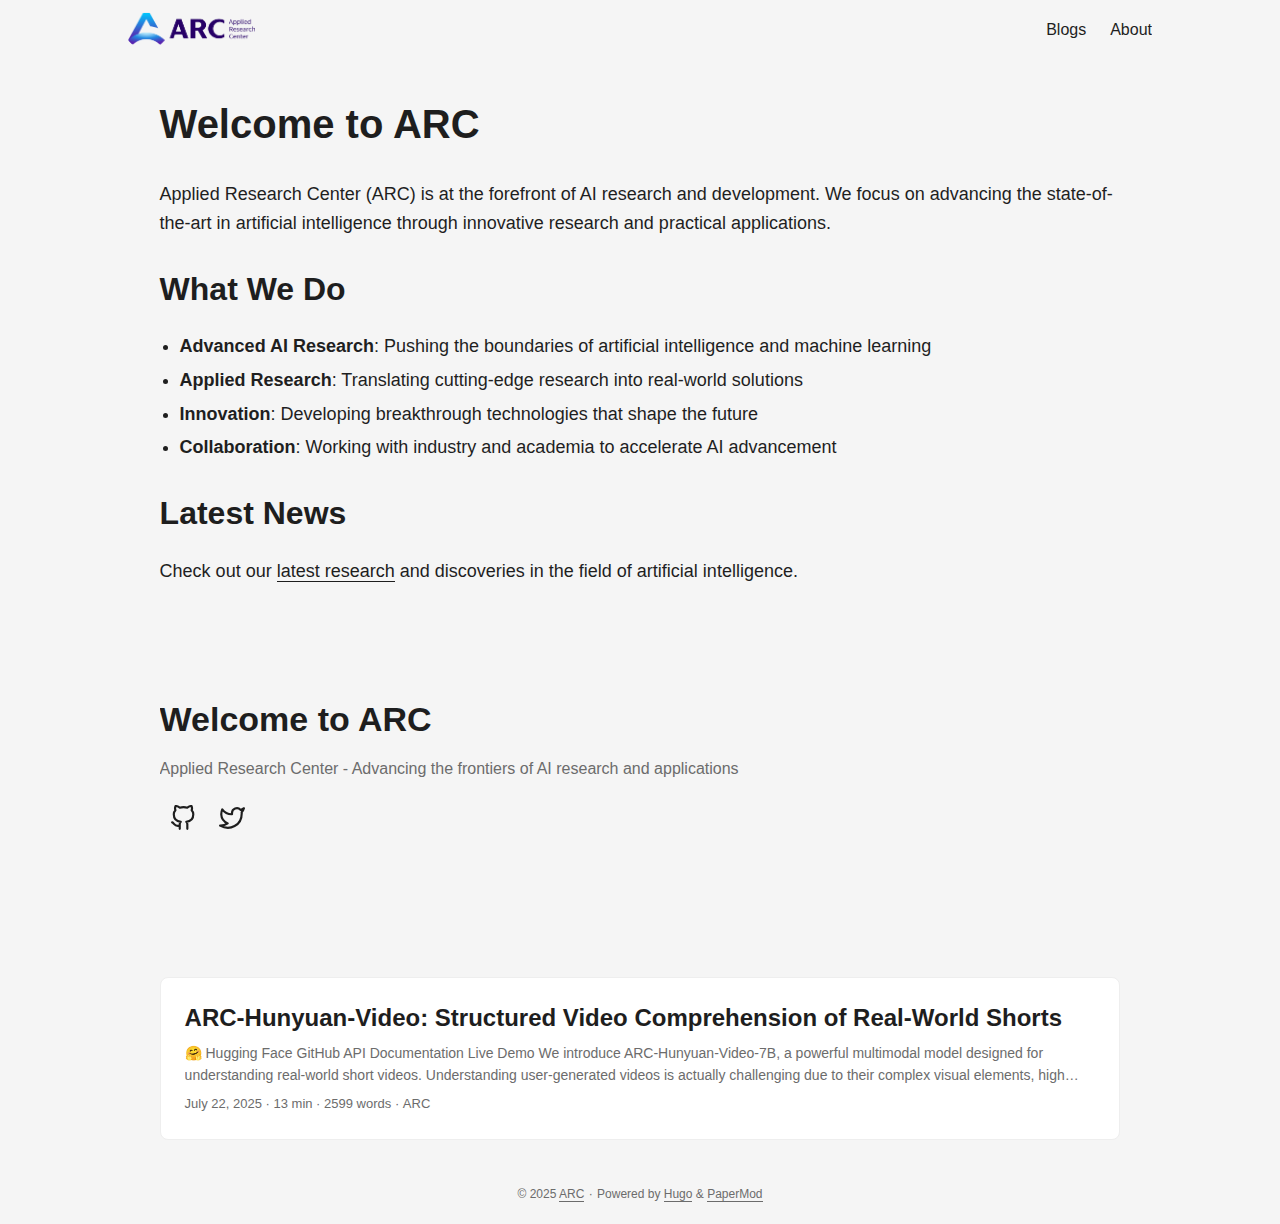
<file: index.html>
<!DOCTYPE html>
<html lang="en" dir="auto">

<head>
	<meta name="generator" content="Hugo 0.148.1"><meta charset="utf-8">
<meta http-equiv="X-UA-Compatible" content="IE=edge">
<meta name="viewport" content="width=device-width, initial-scale=1, shrink-to-fit=no">
<meta name="robots" content="index, follow">
<title>ARC</title>

<meta name="description" content="Applied Research Center - Advanced AI Research">
<meta name="author" content="ARC">
<link rel="canonical" href="https://tencentarc.github.io/">
<link crossorigin="anonymous" href="/assets/css/stylesheet.a2a1ad09a07da1d8c6ce3e6cf1f1a2110350e248d32ff5b3ba3f11d4eedd4078.css" integrity="sha256-oqGtCaB9odjGzj5s8fGiEQNQ4kjTL/Wzuj8R1O7dQHg=" rel="preload stylesheet" as="style">
<link rel="icon" href="https://tencentarc.github.io/images/arc_logo_1.png">
<link rel="icon" type="image/png" sizes="16x16" href="https://tencentarc.github.io/images/arc_logo_1.png">
<link rel="icon" type="image/png" sizes="32x32" href="https://tencentarc.github.io/images/arc_logo_1.png">
<link rel="apple-touch-icon" href="https://tencentarc.github.io/images/arc_logo_1.png">
<link rel="mask-icon" href="https://tencentarc.github.io/safari-pinned-tab.svg">
<meta name="theme-color" content="#2e2e33">
<meta name="msapplication-TileColor" content="#2e2e33">
<link rel="alternate" type="application/rss+xml" href="https://tencentarc.github.io/index.xml">
<link rel="alternate" hreflang="en" href="https://tencentarc.github.io/">
<noscript>
    <style>
        #theme-toggle,
        .top-link {
            display: none;
        }

    </style>
</noscript><link rel="stylesheet" href="/css/custom.css"> 
 <meta property="og:url" content="https://tencentarc.github.io/">
  <meta property="og:site_name" content="ARC">
  <meta property="og:title" content="ARC">
  <meta property="og:description" content="Applied Research Center - Advanced AI Research">
  <meta property="og:locale" content="en-us">
  <meta property="og:type" content="website">
<meta name="twitter:card" content="summary">
<meta name="twitter:title" content="ARC">
<meta name="twitter:description" content="Applied Research Center - Advanced AI Research">

<script type="application/ld+json">
{
  "@context": "https://schema.org",
  "@type": "Organization",
  "name": "ARC",
  "url": "https://tencentarc.github.io/",
  "description": "Applied Research Center - Advanced AI Research",
  "logo": "https://tencentarc.github.io/images/arc_logo_1.png",
  "sameAs": [
      "https://github.com", "https://twitter.com"
  ]
}
</script>
</head>

<body class="list" id="top">

<header class="header">
    <nav class="nav">
        <div class="logo">
            <a href="https://tencentarc.github.io/" accesskey="h" title="ARC (Alt + H)">
                <img src="/images/arc_logo_1.png" alt="ARC" height="32" style="vertical-align: middle;">
            </a>
            <div class="logo-switches">
                <ul class="lang-switch">
                </ul>
            </div>
        </div>
        <ul id="menu">
            <li>
                <a href="https://tencentarc.github.io/posts/" title="Blogs">
                    <span>Blogs</span>
                </a>
            </li>
            <li>
                <a href="https://tencentarc.github.io/about/" title="About">
                    <span>About</span>
                </a>
            </li>
        </ul>
    </nav>
</header> <main class="main"> 
<div class="post-content"><h1 id="welcome-to-arc">Welcome to ARC<a hidden class="anchor" aria-hidden="true" href="#welcome-to-arc">#</a></h1>
<p>Applied Research Center (ARC) is at the forefront of AI research and development. We focus on advancing the state-of-the-art in artificial intelligence through innovative research and practical applications.</p>
<h2 id="what-we-do">What We Do<a hidden class="anchor" aria-hidden="true" href="#what-we-do">#</a></h2>
<ul>
<li><strong>Advanced AI Research</strong>: Pushing the boundaries of artificial intelligence and machine learning</li>
<li><strong>Applied Research</strong>: Translating cutting-edge research into real-world solutions</li>
<li><strong>Innovation</strong>: Developing breakthrough technologies that shape the future</li>
<li><strong>Collaboration</strong>: Working with industry and academia to accelerate AI advancement</li>
</ul>
<h2 id="latest-news">Latest News<a hidden class="anchor" aria-hidden="true" href="#latest-news">#</a></h2>
<p>Check out our <a href="/posts/">latest research</a> and discoveries in the field of artificial intelligence.</p>


</div>
<article class="first-entry home-info">
    <header class="entry-header">
        <h1>Welcome to ARC</h1>
    </header>
    <div class="entry-content">
        Applied Research Center - Advancing the frontiers of AI research and applications
    </div>
    <footer class="entry-footer">
        <div class="social-icons" >
    <a href="https://github.com" target="_blank" rel="noopener noreferrer me"
        title="Github">
        <svg xmlns="http://www.w3.org/2000/svg" viewBox="0 0 24 24" fill="none" stroke="currentColor" stroke-width="2"
    stroke-linecap="round" stroke-linejoin="round">
    <path
        d="M9 19c-5 1.5-5-2.5-7-3m14 6v-3.87a3.37 3.37 0 0 0-.94-2.61c3.14-.35 6.44-1.54 6.44-7A5.44 5.44 0 0 0 20 4.77 5.07 5.07 0 0 0 19.91 1S18.73.65 16 2.48a13.38 13.38 0 0 0-7 0C6.27.65 5.09 1 5.09 1A5.07 5.07 0 0 0 5 4.77a5.44 5.44 0 0 0-1.5 3.78c0 5.42 3.3 6.61 6.44 7A3.37 3.37 0 0 0 9 18.13V22">
    </path>
</svg>
    </a>
    <a href="https://twitter.com" target="_blank" rel="noopener noreferrer me"
        title="Twitter">
        <svg xmlns="http://www.w3.org/2000/svg" viewBox="0 0 24 24" fill="none" stroke="currentColor" stroke-width="2"
    stroke-linecap="round" stroke-linejoin="round">
    <path
        d="M23 3a10.9 10.9 0 0 1-3.14 1.53 4.48 4.48 0 0 0-7.86 3v1A10.66 10.66 0 0 1 3 4s-4 9 5 13a11.64 11.64 0 0 1-7 2c9 5 20 0 20-11.5a4.5 4.5 0 0 0-.08-.83A7.72 7.72 0 0 0 23 3z">
    </path>
</svg>
    </a>
</div>

    </footer>
</article>

<article class="post-entry"> 
  <header class="entry-header">
    <h2 class="entry-hint-parent">ARC-Hunyuan-Video: Structured Video Comprehension of Real-World Shorts
    </h2>
  </header>
  <div class="entry-content">
    <p> 🤗 Hugging Face GitHub API Documentation Live Demo We introduce ARC-Hunyuan-Video-7B, a powerful multimodal model designed for understanding real-world short videos. Understanding user-generated videos is actually challenging due to their complex visual elements, high information density in both visuals and audio, and fast pacing that focuses on emotional expression and viewpoint delivery. To address this challenge, ARC-Hunyuan-Video-7B processes visual, audio, and textual signals end-to-end for a deep, structured understanding of video through integrating and reasoning over multimodal cues.
...</p>
  </div>
  <footer class="entry-footer"><span title='2025-07-22 10:00:00 +0000 UTC'>July 22, 2025</span>&nbsp;·&nbsp;13 min&nbsp;·&nbsp;2599 words&nbsp;·&nbsp;ARC</footer>
  <a class="entry-link" aria-label="post link to ARC-Hunyuan-Video: Structured Video Comprehension of Real-World Shorts" href="https://tencentarc.github.io/posts/arc-video-announcement/"></a>
</article>
    </main>
    
<footer class="footer">
        <span>&copy; 2025 <a href="https://tencentarc.github.io/">ARC</a></span> · 

    <span>
        Powered by
        <a href="https://gohugo.io/" rel="noopener noreferrer" target="_blank">Hugo</a> &
        <a href="https://github.com/adityatelange/hugo-PaperMod/" rel="noopener" target="_blank">PaperMod</a>
    </span>
</footer>
<a href="#top" aria-label="go to top" title="Go to Top (Alt + G)" class="top-link" id="top-link" accesskey="g">
    <svg xmlns="http://www.w3.org/2000/svg" viewBox="0 0 12 6" fill="currentColor">
        <path d="M12 6H0l6-6z" />
    </svg>
</a>

<script>
    let menu = document.getElementById('menu')
    if (menu) {
        menu.scrollLeft = localStorage.getItem("menu-scroll-position");
        menu.onscroll = function () {
            localStorage.setItem("menu-scroll-position", menu.scrollLeft);
        }
    }

    document.querySelectorAll('a[href^="#"]').forEach(anchor => {
        anchor.addEventListener("click", function (e) {
            e.preventDefault();
            var id = this.getAttribute("href").substr(1);
            if (!window.matchMedia('(prefers-reduced-motion: reduce)').matches) {
                document.querySelector(`[id='${decodeURIComponent(id)}']`).scrollIntoView({
                    behavior: "smooth"
                });
            } else {
                document.querySelector(`[id='${decodeURIComponent(id)}']`).scrollIntoView();
            }
            if (id === "top") {
                history.replaceState(null, null, " ");
            } else {
                history.pushState(null, null, `#${id}`);
            }
        });
    });

</script>
<script>
    var mybutton = document.getElementById("top-link");
    window.onscroll = function () {
        if (document.body.scrollTop > 800 || document.documentElement.scrollTop > 800) {
            mybutton.style.visibility = "visible";
            mybutton.style.opacity = "1";
        } else {
            mybutton.style.visibility = "hidden";
            mybutton.style.opacity = "0";
        }
    };

</script>
</body>

</html>
</file>
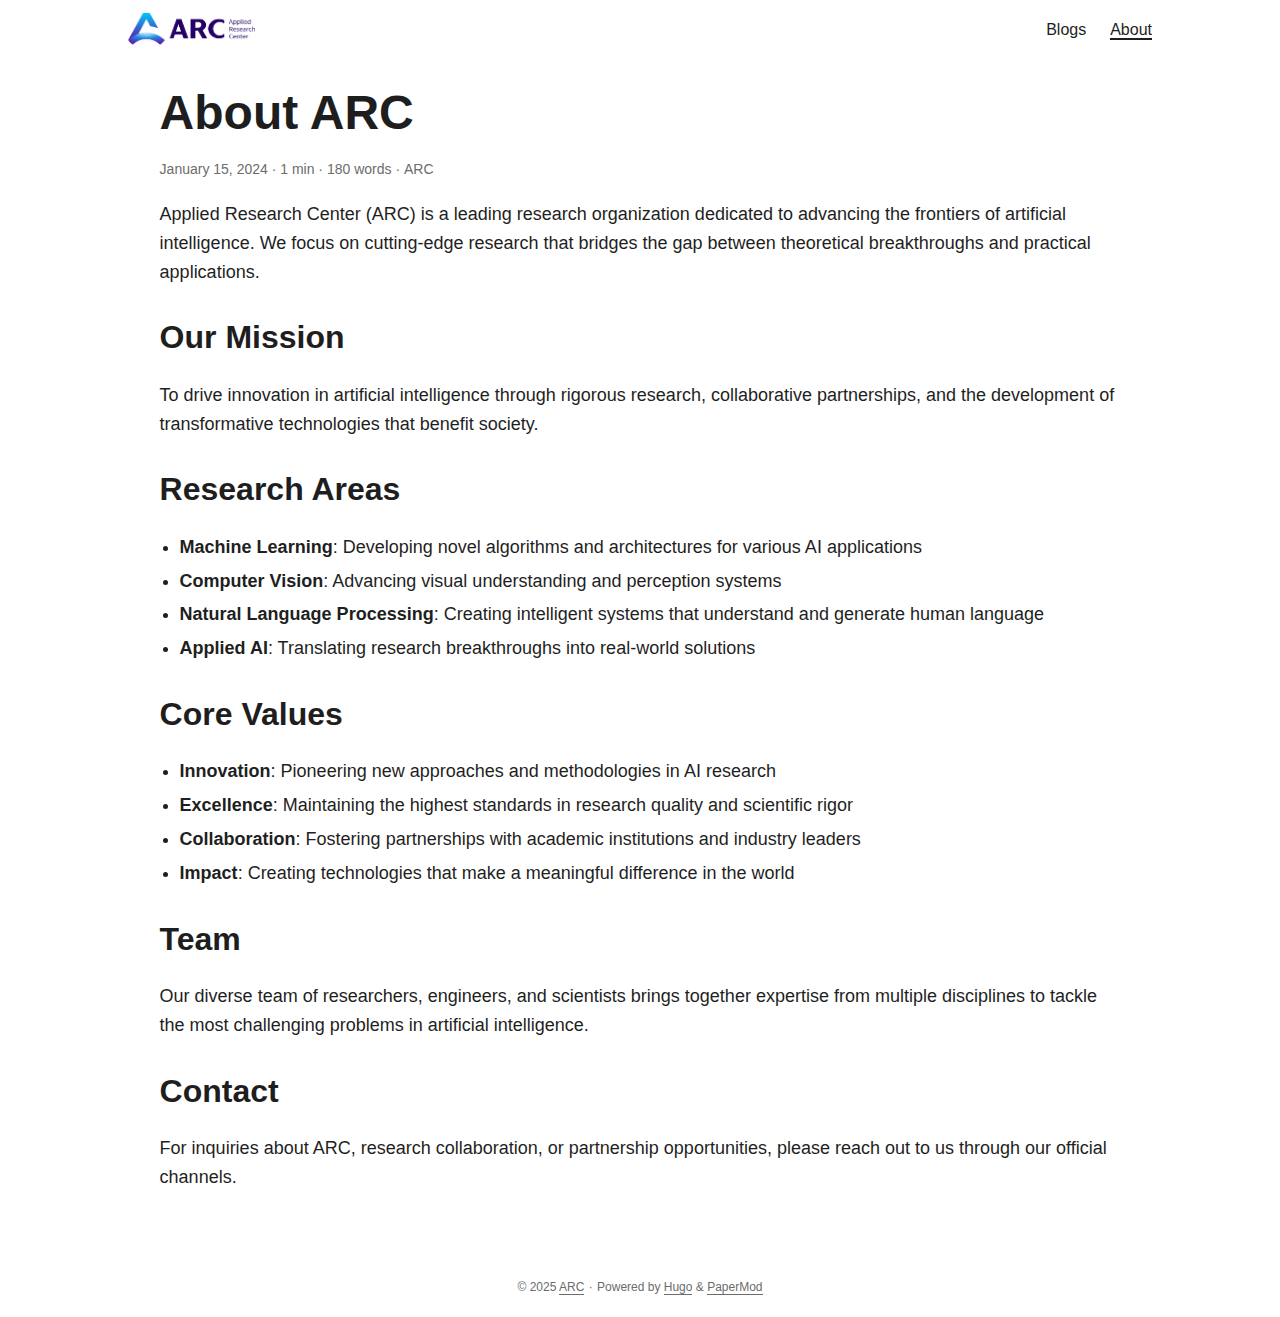
<file: about/index.html>
<!DOCTYPE html>
<html lang="en" dir="auto">

<head><meta charset="utf-8">
<meta http-equiv="X-UA-Compatible" content="IE=edge">
<meta name="viewport" content="width=device-width, initial-scale=1, shrink-to-fit=no">
<meta name="robots" content="index, follow">
<title>About ARC | ARC</title>
<meta name="keywords" content="">
<meta name="description" content="Applied Research Center (ARC) is a leading research organization dedicated to advancing the frontiers of artificial intelligence. We focus on cutting-edge research that bridges the gap between theoretical breakthroughs and practical applications.
Our Mission
To drive innovation in artificial intelligence through rigorous research, collaborative partnerships, and the development of transformative technologies that benefit society.
Research Areas

Machine Learning: Developing novel algorithms and architectures for various AI applications
Computer Vision: Advancing visual understanding and perception systems
Natural Language Processing: Creating intelligent systems that understand and generate human language
Applied AI: Translating research breakthroughs into real-world solutions

Core Values

Innovation: Pioneering new approaches and methodologies in AI research
Excellence: Maintaining the highest standards in research quality and scientific rigor
Collaboration: Fostering partnerships with academic institutions and industry leaders
Impact: Creating technologies that make a meaningful difference in the world

Team
Our diverse team of researchers, engineers, and scientists brings together expertise from multiple disciplines to tackle the most challenging problems in artificial intelligence.">
<meta name="author" content="ARC">
<link rel="canonical" href="https://tencentarc.github.io/about/">
<link crossorigin="anonymous" href="/assets/css/stylesheet.a2a1ad09a07da1d8c6ce3e6cf1f1a2110350e248d32ff5b3ba3f11d4eedd4078.css" integrity="sha256-oqGtCaB9odjGzj5s8fGiEQNQ4kjTL/Wzuj8R1O7dQHg=" rel="preload stylesheet" as="style">
<link rel="icon" href="https://tencentarc.github.io/images/arc_logo_1.png">
<link rel="icon" type="image/png" sizes="16x16" href="https://tencentarc.github.io/images/arc_logo_1.png">
<link rel="icon" type="image/png" sizes="32x32" href="https://tencentarc.github.io/images/arc_logo_1.png">
<link rel="apple-touch-icon" href="https://tencentarc.github.io/images/arc_logo_1.png">
<link rel="mask-icon" href="https://tencentarc.github.io/safari-pinned-tab.svg">
<meta name="theme-color" content="#2e2e33">
<meta name="msapplication-TileColor" content="#2e2e33">
<link rel="alternate" hreflang="en" href="https://tencentarc.github.io/about/">
<noscript>
    <style>
        #theme-toggle,
        .top-link {
            display: none;
        }

    </style>
</noscript><link rel="stylesheet" href="/css/custom.css"> 
 <meta property="og:url" content="https://tencentarc.github.io/about/">
  <meta property="og:site_name" content="ARC">
  <meta property="og:title" content="About ARC">
  <meta property="og:description" content="Applied Research Center (ARC) is a leading research organization dedicated to advancing the frontiers of artificial intelligence. We focus on cutting-edge research that bridges the gap between theoretical breakthroughs and practical applications.
Our Mission To drive innovation in artificial intelligence through rigorous research, collaborative partnerships, and the development of transformative technologies that benefit society.
Research Areas Machine Learning: Developing novel algorithms and architectures for various AI applications Computer Vision: Advancing visual understanding and perception systems Natural Language Processing: Creating intelligent systems that understand and generate human language Applied AI: Translating research breakthroughs into real-world solutions Core Values Innovation: Pioneering new approaches and methodologies in AI research Excellence: Maintaining the highest standards in research quality and scientific rigor Collaboration: Fostering partnerships with academic institutions and industry leaders Impact: Creating technologies that make a meaningful difference in the world Team Our diverse team of researchers, engineers, and scientists brings together expertise from multiple disciplines to tackle the most challenging problems in artificial intelligence.">
  <meta property="og:locale" content="en-us">
  <meta property="og:type" content="article">
    <meta property="article:published_time" content="2024-01-15T10:00:00+00:00">
    <meta property="article:modified_time" content="2024-01-15T10:00:00+00:00">
<meta name="twitter:card" content="summary">
<meta name="twitter:title" content="About ARC">
<meta name="twitter:description" content="Applied Research Center (ARC) is a leading research organization dedicated to advancing the frontiers of artificial intelligence. We focus on cutting-edge research that bridges the gap between theoretical breakthroughs and practical applications.
Our Mission
To drive innovation in artificial intelligence through rigorous research, collaborative partnerships, and the development of transformative technologies that benefit society.
Research Areas

Machine Learning: Developing novel algorithms and architectures for various AI applications
Computer Vision: Advancing visual understanding and perception systems
Natural Language Processing: Creating intelligent systems that understand and generate human language
Applied AI: Translating research breakthroughs into real-world solutions

Core Values

Innovation: Pioneering new approaches and methodologies in AI research
Excellence: Maintaining the highest standards in research quality and scientific rigor
Collaboration: Fostering partnerships with academic institutions and industry leaders
Impact: Creating technologies that make a meaningful difference in the world

Team
Our diverse team of researchers, engineers, and scientists brings together expertise from multiple disciplines to tackle the most challenging problems in artificial intelligence.">


<script type="application/ld+json">
{
  "@context": "https://schema.org",
  "@type": "BreadcrumbList",
  "itemListElement": [
    {
      "@type": "ListItem",
      "position":  1 ,
      "name": "About ARC",
      "item": "https://tencentarc.github.io/about/"
    }
  ]
}
</script>
<script type="application/ld+json">
{
  "@context": "https://schema.org",
  "@type": "BlogPosting",
  "headline": "About ARC",
  "name": "About ARC",
  "description": "Applied Research Center (ARC) is a leading research organization dedicated to advancing the frontiers of artificial intelligence. We focus on cutting-edge research that bridges the gap between theoretical breakthroughs and practical applications.\nOur Mission To drive innovation in artificial intelligence through rigorous research, collaborative partnerships, and the development of transformative technologies that benefit society.\nResearch Areas Machine Learning: Developing novel algorithms and architectures for various AI applications Computer Vision: Advancing visual understanding and perception systems Natural Language Processing: Creating intelligent systems that understand and generate human language Applied AI: Translating research breakthroughs into real-world solutions Core Values Innovation: Pioneering new approaches and methodologies in AI research Excellence: Maintaining the highest standards in research quality and scientific rigor Collaboration: Fostering partnerships with academic institutions and industry leaders Impact: Creating technologies that make a meaningful difference in the world Team Our diverse team of researchers, engineers, and scientists brings together expertise from multiple disciplines to tackle the most challenging problems in artificial intelligence.\n",
  "keywords": [
    
  ],
  "articleBody": "Applied Research Center (ARC) is a leading research organization dedicated to advancing the frontiers of artificial intelligence. We focus on cutting-edge research that bridges the gap between theoretical breakthroughs and practical applications.\nOur Mission To drive innovation in artificial intelligence through rigorous research, collaborative partnerships, and the development of transformative technologies that benefit society.\nResearch Areas Machine Learning: Developing novel algorithms and architectures for various AI applications Computer Vision: Advancing visual understanding and perception systems Natural Language Processing: Creating intelligent systems that understand and generate human language Applied AI: Translating research breakthroughs into real-world solutions Core Values Innovation: Pioneering new approaches and methodologies in AI research Excellence: Maintaining the highest standards in research quality and scientific rigor Collaboration: Fostering partnerships with academic institutions and industry leaders Impact: Creating technologies that make a meaningful difference in the world Team Our diverse team of researchers, engineers, and scientists brings together expertise from multiple disciplines to tackle the most challenging problems in artificial intelligence.\nContact For inquiries about ARC, research collaboration, or partnership opportunities, please reach out to us through our official channels.\n",
  "wordCount" : "180",
  "inLanguage": "en",
  "datePublished": "2024-01-15T10:00:00Z",
  "dateModified": "2024-01-15T10:00:00Z",
  "author":{
    "@type": "Person",
    "name": "ARC"
  },
  "mainEntityOfPage": {
    "@type": "WebPage",
    "@id": "https://tencentarc.github.io/about/"
  },
  "publisher": {
    "@type": "Organization",
    "name": "ARC",
    "logo": {
      "@type": "ImageObject",
      "url": "https://tencentarc.github.io/images/arc_logo_1.png"
    }
  }
}
</script>
</head>

<body class="" id="top">

<header class="header">
    <nav class="nav">
        <div class="logo">
            <a href="https://tencentarc.github.io/" accesskey="h" title="ARC (Alt + H)">
                <img src="/images/arc_logo_1.png" alt="ARC" height="32" style="vertical-align: middle;">
            </a>
            <div class="logo-switches">
                <ul class="lang-switch">
                </ul>
            </div>
        </div>
        <ul id="menu">
            <li>
                <a href="https://tencentarc.github.io/posts/" title="Blogs">
                    <span>Blogs</span>
                </a>
            </li>
            <li>
                <a href="https://tencentarc.github.io/about/" title="About">
                    <span class="active">About</span>
                </a>
            </li>
        </ul>
    </nav>
</header> <main class="main">

<article class="post-single">
  <header class="post-header">
    
    <h1 class="post-title entry-hint-parent">
      About ARC
    </h1>
    <div class="post-meta"><span title='2024-01-15 10:00:00 +0000 UTC'>January 15, 2024</span>&nbsp;·&nbsp;1 min&nbsp;·&nbsp;180 words&nbsp;·&nbsp;ARC

</div>
  </header> 
  <div class="post-content"><p>Applied Research Center (ARC) is a leading research organization dedicated to advancing the frontiers of artificial intelligence. We focus on cutting-edge research that bridges the gap between theoretical breakthroughs and practical applications.</p>
<h2 id="our-mission">Our Mission<a hidden class="anchor" aria-hidden="true" href="#our-mission">#</a></h2>
<p>To drive innovation in artificial intelligence through rigorous research, collaborative partnerships, and the development of transformative technologies that benefit society.</p>
<h2 id="research-areas">Research Areas<a hidden class="anchor" aria-hidden="true" href="#research-areas">#</a></h2>
<ul>
<li><strong>Machine Learning</strong>: Developing novel algorithms and architectures for various AI applications</li>
<li><strong>Computer Vision</strong>: Advancing visual understanding and perception systems</li>
<li><strong>Natural Language Processing</strong>: Creating intelligent systems that understand and generate human language</li>
<li><strong>Applied AI</strong>: Translating research breakthroughs into real-world solutions</li>
</ul>
<h2 id="core-values">Core Values<a hidden class="anchor" aria-hidden="true" href="#core-values">#</a></h2>
<ul>
<li><strong>Innovation</strong>: Pioneering new approaches and methodologies in AI research</li>
<li><strong>Excellence</strong>: Maintaining the highest standards in research quality and scientific rigor</li>
<li><strong>Collaboration</strong>: Fostering partnerships with academic institutions and industry leaders</li>
<li><strong>Impact</strong>: Creating technologies that make a meaningful difference in the world</li>
</ul>
<h2 id="team">Team<a hidden class="anchor" aria-hidden="true" href="#team">#</a></h2>
<p>Our diverse team of researchers, engineers, and scientists brings together expertise from multiple disciplines to tackle the most challenging problems in artificial intelligence.</p>
<h2 id="contact">Contact<a hidden class="anchor" aria-hidden="true" href="#contact">#</a></h2>
<p>For inquiries about ARC, research collaboration, or partnership opportunities, please reach out to us through our official channels.</p>


  </div>

  <footer class="post-footer">
    <ul class="post-tags">
    </ul>
  </footer>
</article>
    </main>
    
<footer class="footer">
        <span>&copy; 2025 <a href="https://tencentarc.github.io/">ARC</a></span> · 

    <span>
        Powered by
        <a href="https://gohugo.io/" rel="noopener noreferrer" target="_blank">Hugo</a> &
        <a href="https://github.com/adityatelange/hugo-PaperMod/" rel="noopener" target="_blank">PaperMod</a>
    </span>
</footer>
<a href="#top" aria-label="go to top" title="Go to Top (Alt + G)" class="top-link" id="top-link" accesskey="g">
    <svg xmlns="http://www.w3.org/2000/svg" viewBox="0 0 12 6" fill="currentColor">
        <path d="M12 6H0l6-6z" />
    </svg>
</a>

<script>
    let menu = document.getElementById('menu')
    if (menu) {
        menu.scrollLeft = localStorage.getItem("menu-scroll-position");
        menu.onscroll = function () {
            localStorage.setItem("menu-scroll-position", menu.scrollLeft);
        }
    }

    document.querySelectorAll('a[href^="#"]').forEach(anchor => {
        anchor.addEventListener("click", function (e) {
            e.preventDefault();
            var id = this.getAttribute("href").substr(1);
            if (!window.matchMedia('(prefers-reduced-motion: reduce)').matches) {
                document.querySelector(`[id='${decodeURIComponent(id)}']`).scrollIntoView({
                    behavior: "smooth"
                });
            } else {
                document.querySelector(`[id='${decodeURIComponent(id)}']`).scrollIntoView();
            }
            if (id === "top") {
                history.replaceState(null, null, " ");
            } else {
                history.pushState(null, null, `#${id}`);
            }
        });
    });

</script>
<script>
    var mybutton = document.getElementById("top-link");
    window.onscroll = function () {
        if (document.body.scrollTop > 800 || document.documentElement.scrollTop > 800) {
            mybutton.style.visibility = "visible";
            mybutton.style.opacity = "1";
        } else {
            mybutton.style.visibility = "hidden";
            mybutton.style.opacity = "0";
        }
    };

</script>
<script>
    document.querySelectorAll('pre > code').forEach((codeblock) => {
        const container = codeblock.parentNode.parentNode;

        const copybutton = document.createElement('button');
        copybutton.classList.add('copy-code');
        copybutton.innerHTML = 'copy';

        function copyingDone() {
            copybutton.innerHTML = 'copied!';
            setTimeout(() => {
                copybutton.innerHTML = 'copy';
            }, 2000);
        }

        copybutton.addEventListener('click', (cb) => {
            if ('clipboard' in navigator) {
                navigator.clipboard.writeText(codeblock.textContent);
                copyingDone();
                return;
            }

            const range = document.createRange();
            range.selectNodeContents(codeblock);
            const selection = window.getSelection();
            selection.removeAllRanges();
            selection.addRange(range);
            try {
                document.execCommand('copy');
                copyingDone();
            } catch (e) { };
            selection.removeRange(range);
        });

        if (container.classList.contains("highlight")) {
            container.appendChild(copybutton);
        } else if (container.parentNode.firstChild == container) {
            
        } else if (codeblock.parentNode.parentNode.parentNode.parentNode.parentNode.nodeName == "TABLE") {
            
            codeblock.parentNode.parentNode.parentNode.parentNode.parentNode.appendChild(copybutton);
        } else {
            
            codeblock.parentNode.appendChild(copybutton);
        }
    });
</script>
</body>

</html>
</file>
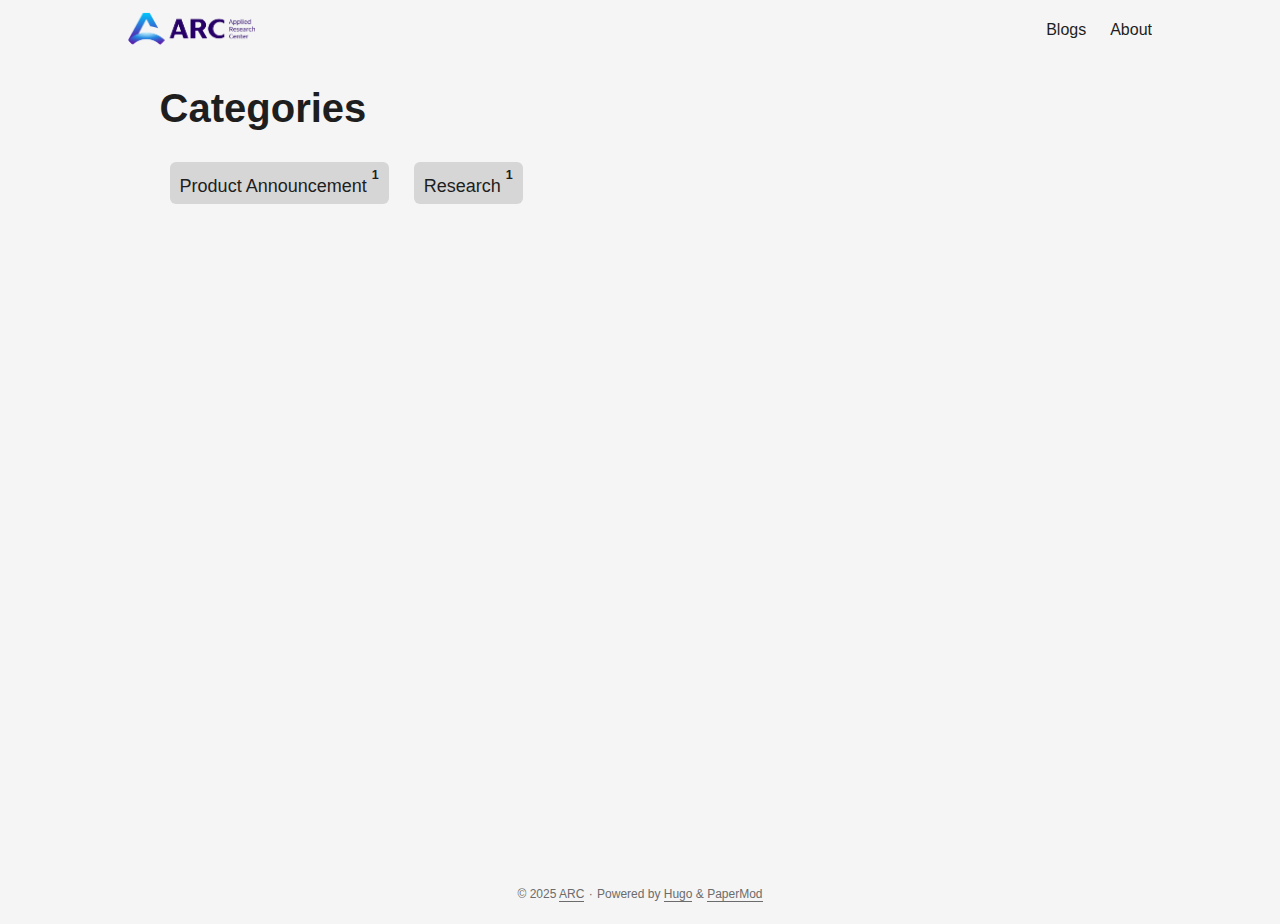
<file: categories/index.html>
<!DOCTYPE html>
<html lang="en" dir="auto">

<head><meta charset="utf-8">
<meta http-equiv="X-UA-Compatible" content="IE=edge">
<meta name="viewport" content="width=device-width, initial-scale=1, shrink-to-fit=no">
<meta name="robots" content="index, follow">
<title>Categories | ARC</title>
<meta name="keywords" content="">
<meta name="description" content="Applied Research Center - Advanced AI Research">
<meta name="author" content="ARC">
<link rel="canonical" href="https://tencentarc.github.io/categories/">
<link crossorigin="anonymous" href="/assets/css/stylesheet.a2a1ad09a07da1d8c6ce3e6cf1f1a2110350e248d32ff5b3ba3f11d4eedd4078.css" integrity="sha256-oqGtCaB9odjGzj5s8fGiEQNQ4kjTL/Wzuj8R1O7dQHg=" rel="preload stylesheet" as="style">
<link rel="icon" href="https://tencentarc.github.io/images/arc_logo_1.png">
<link rel="icon" type="image/png" sizes="16x16" href="https://tencentarc.github.io/images/arc_logo_1.png">
<link rel="icon" type="image/png" sizes="32x32" href="https://tencentarc.github.io/images/arc_logo_1.png">
<link rel="apple-touch-icon" href="https://tencentarc.github.io/images/arc_logo_1.png">
<link rel="mask-icon" href="https://tencentarc.github.io/safari-pinned-tab.svg">
<meta name="theme-color" content="#2e2e33">
<meta name="msapplication-TileColor" content="#2e2e33">
<link rel="alternate" type="application/rss+xml" href="https://tencentarc.github.io/categories/index.xml">
<link rel="alternate" hreflang="en" href="https://tencentarc.github.io/categories/">
<noscript>
    <style>
        #theme-toggle,
        .top-link {
            display: none;
        }

    </style>
</noscript><link rel="stylesheet" href="/css/custom.css"> 
 <meta property="og:url" content="https://tencentarc.github.io/categories/">
  <meta property="og:site_name" content="ARC">
  <meta property="og:title" content="Categories">
  <meta property="og:description" content="Applied Research Center - Advanced AI Research">
  <meta property="og:locale" content="en-us">
  <meta property="og:type" content="website">
<meta name="twitter:card" content="summary">
<meta name="twitter:title" content="Categories">
<meta name="twitter:description" content="Applied Research Center - Advanced AI Research">

</head>

<body class="list" id="top">

<header class="header">
    <nav class="nav">
        <div class="logo">
            <a href="https://tencentarc.github.io/" accesskey="h" title="ARC (Alt + H)">
                <img src="/images/arc_logo_1.png" alt="ARC" height="32" style="vertical-align: middle;">
            </a>
            <div class="logo-switches">
                <ul class="lang-switch">
                </ul>
            </div>
        </div>
        <ul id="menu">
            <li>
                <a href="https://tencentarc.github.io/posts/" title="Blogs">
                    <span>Blogs</span>
                </a>
            </li>
            <li>
                <a href="https://tencentarc.github.io/about/" title="About">
                    <span>About</span>
                </a>
            </li>
        </ul>
    </nav>
</header> <main class="main">
<header class="page-header">
    <h1>Categories</h1>
</header>

<ul class="terms-tags">
    <li>
        <a href="https://tencentarc.github.io/categories/product-announcement/">Product Announcement <sup><strong><sup>1</sup></strong></sup> </a>
    </li>
    <li>
        <a href="https://tencentarc.github.io/categories/research/">Research <sup><strong><sup>1</sup></strong></sup> </a>
    </li>
</ul>
    </main>
    
<footer class="footer">
        <span>&copy; 2025 <a href="https://tencentarc.github.io/">ARC</a></span> · 

    <span>
        Powered by
        <a href="https://gohugo.io/" rel="noopener noreferrer" target="_blank">Hugo</a> &
        <a href="https://github.com/adityatelange/hugo-PaperMod/" rel="noopener" target="_blank">PaperMod</a>
    </span>
</footer>
<a href="#top" aria-label="go to top" title="Go to Top (Alt + G)" class="top-link" id="top-link" accesskey="g">
    <svg xmlns="http://www.w3.org/2000/svg" viewBox="0 0 12 6" fill="currentColor">
        <path d="M12 6H0l6-6z" />
    </svg>
</a>

<script>
    let menu = document.getElementById('menu')
    if (menu) {
        menu.scrollLeft = localStorage.getItem("menu-scroll-position");
        menu.onscroll = function () {
            localStorage.setItem("menu-scroll-position", menu.scrollLeft);
        }
    }

    document.querySelectorAll('a[href^="#"]').forEach(anchor => {
        anchor.addEventListener("click", function (e) {
            e.preventDefault();
            var id = this.getAttribute("href").substr(1);
            if (!window.matchMedia('(prefers-reduced-motion: reduce)').matches) {
                document.querySelector(`[id='${decodeURIComponent(id)}']`).scrollIntoView({
                    behavior: "smooth"
                });
            } else {
                document.querySelector(`[id='${decodeURIComponent(id)}']`).scrollIntoView();
            }
            if (id === "top") {
                history.replaceState(null, null, " ");
            } else {
                history.pushState(null, null, `#${id}`);
            }
        });
    });

</script>
<script>
    var mybutton = document.getElementById("top-link");
    window.onscroll = function () {
        if (document.body.scrollTop > 800 || document.documentElement.scrollTop > 800) {
            mybutton.style.visibility = "visible";
            mybutton.style.opacity = "1";
        } else {
            mybutton.style.visibility = "hidden";
            mybutton.style.opacity = "0";
        }
    };

</script>
</body>

</html>
</file>
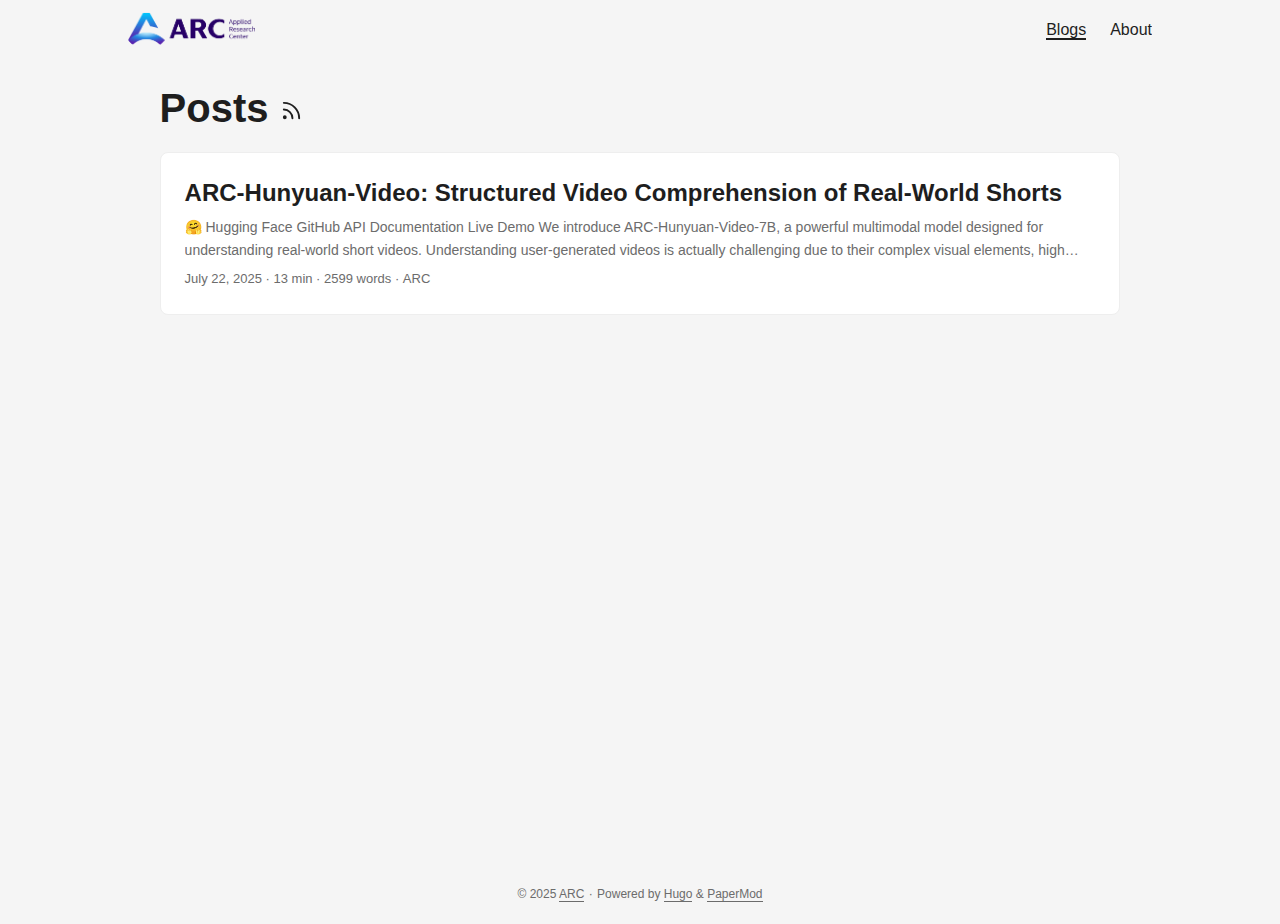
<file: posts/index.html>
<!DOCTYPE html>
<html lang="en" dir="auto">

<head><meta charset="utf-8">
<meta http-equiv="X-UA-Compatible" content="IE=edge">
<meta name="viewport" content="width=device-width, initial-scale=1, shrink-to-fit=no">
<meta name="robots" content="index, follow">
<title>Posts | ARC</title>
<meta name="keywords" content="">
<meta name="description" content="Posts - ARC">
<meta name="author" content="ARC">
<link rel="canonical" href="https://tencentarc.github.io/posts/">
<link crossorigin="anonymous" href="/assets/css/stylesheet.a2a1ad09a07da1d8c6ce3e6cf1f1a2110350e248d32ff5b3ba3f11d4eedd4078.css" integrity="sha256-oqGtCaB9odjGzj5s8fGiEQNQ4kjTL/Wzuj8R1O7dQHg=" rel="preload stylesheet" as="style">
<link rel="icon" href="https://tencentarc.github.io/images/arc_logo_1.png">
<link rel="icon" type="image/png" sizes="16x16" href="https://tencentarc.github.io/images/arc_logo_1.png">
<link rel="icon" type="image/png" sizes="32x32" href="https://tencentarc.github.io/images/arc_logo_1.png">
<link rel="apple-touch-icon" href="https://tencentarc.github.io/images/arc_logo_1.png">
<link rel="mask-icon" href="https://tencentarc.github.io/safari-pinned-tab.svg">
<meta name="theme-color" content="#2e2e33">
<meta name="msapplication-TileColor" content="#2e2e33">
<link rel="alternate" type="application/rss+xml" href="https://tencentarc.github.io/posts/index.xml">
<link rel="alternate" hreflang="en" href="https://tencentarc.github.io/posts/">
<noscript>
    <style>
        #theme-toggle,
        .top-link {
            display: none;
        }

    </style>
</noscript><link rel="stylesheet" href="/css/custom.css"> 
 <meta property="og:url" content="https://tencentarc.github.io/posts/">
  <meta property="og:site_name" content="ARC">
  <meta property="og:title" content="Posts">
  <meta property="og:description" content="Applied Research Center - Advanced AI Research">
  <meta property="og:locale" content="en-us">
  <meta property="og:type" content="website">
<meta name="twitter:card" content="summary">
<meta name="twitter:title" content="Posts">
<meta name="twitter:description" content="Applied Research Center - Advanced AI Research">


<script type="application/ld+json">
{
  "@context": "https://schema.org",
  "@type": "BreadcrumbList",
  "itemListElement": [
    {
      "@type": "ListItem",
      "position":  1 ,
      "name": "Posts",
      "item": "https://tencentarc.github.io/posts/"
    }
  ]
}
</script>
</head>

<body class="list" id="top">

<header class="header">
    <nav class="nav">
        <div class="logo">
            <a href="https://tencentarc.github.io/" accesskey="h" title="ARC (Alt + H)">
                <img src="/images/arc_logo_1.png" alt="ARC" height="32" style="vertical-align: middle;">
            </a>
            <div class="logo-switches">
                <ul class="lang-switch">
                </ul>
            </div>
        </div>
        <ul id="menu">
            <li>
                <a href="https://tencentarc.github.io/posts/" title="Blogs">
                    <span class="active">Blogs</span>
                </a>
            </li>
            <li>
                <a href="https://tencentarc.github.io/about/" title="About">
                    <span>About</span>
                </a>
            </li>
        </ul>
    </nav>
</header> <main class="main"> 
<header class="page-header">
  <h1>
    Posts
    <a href="/posts/index.xml" title="RSS" aria-label="RSS">
      <svg xmlns="http://www.w3.org/2000/svg" viewBox="0 0 24 24" fill="none" stroke="currentColor" stroke-width="2"
        stroke-linecap="round" stroke-linejoin="round" height="23">
        <path d="M4 11a9 9 0 0 1 9 9" />
        <path d="M4 4a16 16 0 0 1 16 16" />
        <circle cx="5" cy="19" r="1" />
      </svg>
    </a>
  </h1>
</header>

<article class="post-entry"> 
  <header class="entry-header">
    <h2 class="entry-hint-parent">ARC-Hunyuan-Video: Structured Video Comprehension of Real-World Shorts
    </h2>
  </header>
  <div class="entry-content">
    <p> 🤗 Hugging Face GitHub API Documentation Live Demo We introduce ARC-Hunyuan-Video-7B, a powerful multimodal model designed for understanding real-world short videos. Understanding user-generated videos is actually challenging due to their complex visual elements, high information density in both visuals and audio, and fast pacing that focuses on emotional expression and viewpoint delivery. To address this challenge, ARC-Hunyuan-Video-7B processes visual, audio, and textual signals end-to-end for a deep, structured understanding of video through integrating and reasoning over multimodal cues.
...</p>
  </div>
  <footer class="entry-footer"><span title='2025-07-22 10:00:00 +0000 UTC'>July 22, 2025</span>&nbsp;·&nbsp;13 min&nbsp;·&nbsp;2599 words&nbsp;·&nbsp;ARC</footer>
  <a class="entry-link" aria-label="post link to ARC-Hunyuan-Video: Structured Video Comprehension of Real-World Shorts" href="https://tencentarc.github.io/posts/arc-video-announcement/"></a>
</article>
    </main>
    
<footer class="footer">
        <span>&copy; 2025 <a href="https://tencentarc.github.io/">ARC</a></span> · 

    <span>
        Powered by
        <a href="https://gohugo.io/" rel="noopener noreferrer" target="_blank">Hugo</a> &
        <a href="https://github.com/adityatelange/hugo-PaperMod/" rel="noopener" target="_blank">PaperMod</a>
    </span>
</footer>
<a href="#top" aria-label="go to top" title="Go to Top (Alt + G)" class="top-link" id="top-link" accesskey="g">
    <svg xmlns="http://www.w3.org/2000/svg" viewBox="0 0 12 6" fill="currentColor">
        <path d="M12 6H0l6-6z" />
    </svg>
</a>

<script>
    let menu = document.getElementById('menu')
    if (menu) {
        menu.scrollLeft = localStorage.getItem("menu-scroll-position");
        menu.onscroll = function () {
            localStorage.setItem("menu-scroll-position", menu.scrollLeft);
        }
    }

    document.querySelectorAll('a[href^="#"]').forEach(anchor => {
        anchor.addEventListener("click", function (e) {
            e.preventDefault();
            var id = this.getAttribute("href").substr(1);
            if (!window.matchMedia('(prefers-reduced-motion: reduce)').matches) {
                document.querySelector(`[id='${decodeURIComponent(id)}']`).scrollIntoView({
                    behavior: "smooth"
                });
            } else {
                document.querySelector(`[id='${decodeURIComponent(id)}']`).scrollIntoView();
            }
            if (id === "top") {
                history.replaceState(null, null, " ");
            } else {
                history.pushState(null, null, `#${id}`);
            }
        });
    });

</script>
<script>
    var mybutton = document.getElementById("top-link");
    window.onscroll = function () {
        if (document.body.scrollTop > 800 || document.documentElement.scrollTop > 800) {
            mybutton.style.visibility = "visible";
            mybutton.style.opacity = "1";
        } else {
            mybutton.style.visibility = "hidden";
            mybutton.style.opacity = "0";
        }
    };

</script>
</body>

</html>
</file>
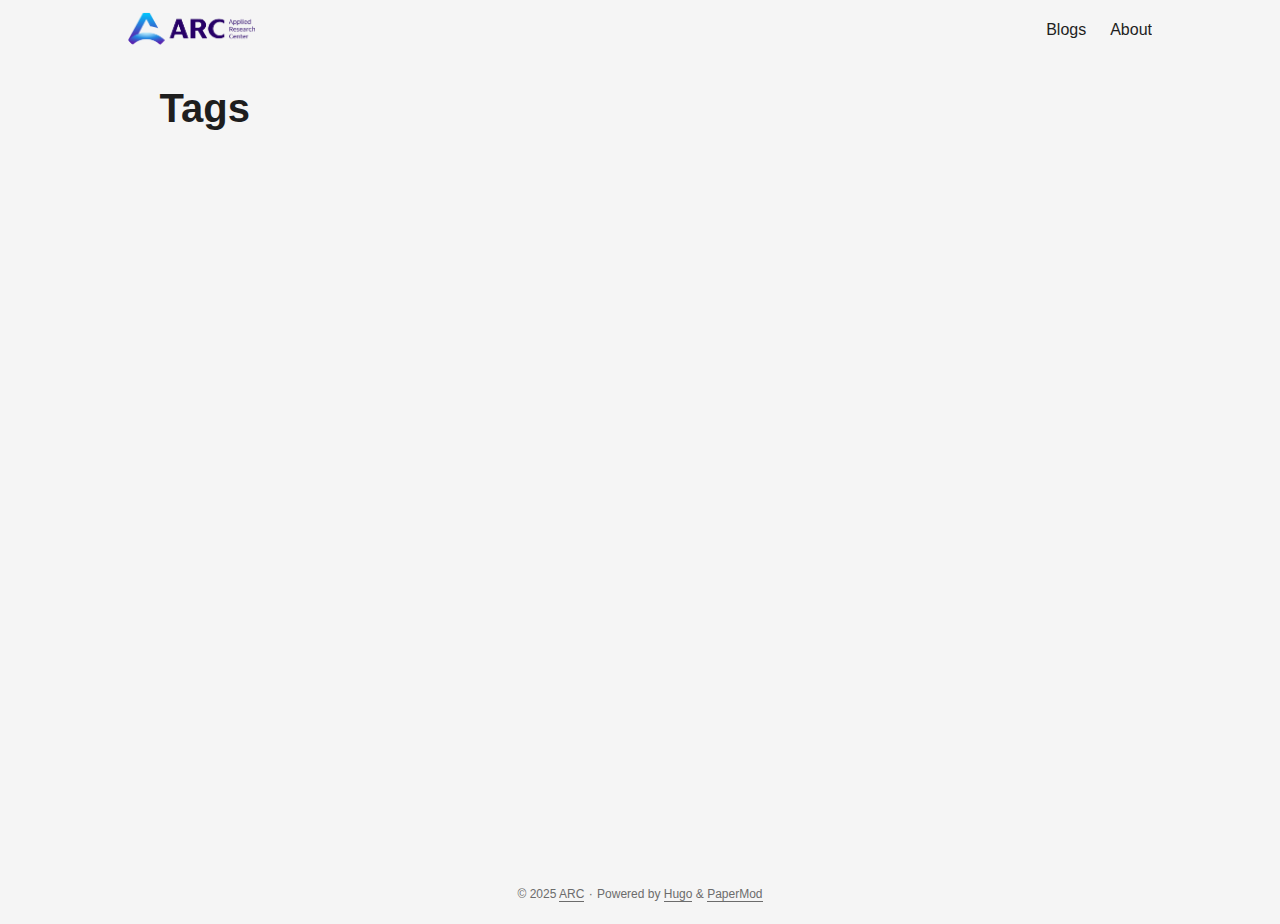
<file: tags/index.html>
<!DOCTYPE html>
<html lang="en" dir="auto">

<head><meta charset="utf-8">
<meta http-equiv="X-UA-Compatible" content="IE=edge">
<meta name="viewport" content="width=device-width, initial-scale=1, shrink-to-fit=no">
<meta name="robots" content="index, follow">
<title>Tags | ARC</title>
<meta name="keywords" content="">
<meta name="description" content="Applied Research Center - Advanced AI Research">
<meta name="author" content="ARC">
<link rel="canonical" href="https://tencentarc.github.io/tags/">
<link crossorigin="anonymous" href="/assets/css/stylesheet.a2a1ad09a07da1d8c6ce3e6cf1f1a2110350e248d32ff5b3ba3f11d4eedd4078.css" integrity="sha256-oqGtCaB9odjGzj5s8fGiEQNQ4kjTL/Wzuj8R1O7dQHg=" rel="preload stylesheet" as="style">
<link rel="icon" href="https://tencentarc.github.io/images/arc_logo_1.png">
<link rel="icon" type="image/png" sizes="16x16" href="https://tencentarc.github.io/images/arc_logo_1.png">
<link rel="icon" type="image/png" sizes="32x32" href="https://tencentarc.github.io/images/arc_logo_1.png">
<link rel="apple-touch-icon" href="https://tencentarc.github.io/images/arc_logo_1.png">
<link rel="mask-icon" href="https://tencentarc.github.io/safari-pinned-tab.svg">
<meta name="theme-color" content="#2e2e33">
<meta name="msapplication-TileColor" content="#2e2e33">
<link rel="alternate" type="application/rss+xml" href="https://tencentarc.github.io/tags/index.xml">
<link rel="alternate" hreflang="en" href="https://tencentarc.github.io/tags/">
<noscript>
    <style>
        #theme-toggle,
        .top-link {
            display: none;
        }

    </style>
</noscript><link rel="stylesheet" href="/css/custom.css"> 
 <meta property="og:url" content="https://tencentarc.github.io/tags/">
  <meta property="og:site_name" content="ARC">
  <meta property="og:title" content="Tags">
  <meta property="og:description" content="Applied Research Center - Advanced AI Research">
  <meta property="og:locale" content="en-us">
  <meta property="og:type" content="website">
<meta name="twitter:card" content="summary">
<meta name="twitter:title" content="Tags">
<meta name="twitter:description" content="Applied Research Center - Advanced AI Research">

</head>

<body class="list" id="top">

<header class="header">
    <nav class="nav">
        <div class="logo">
            <a href="https://tencentarc.github.io/" accesskey="h" title="ARC (Alt + H)">
                <img src="/images/arc_logo_1.png" alt="ARC" height="32" style="vertical-align: middle;">
            </a>
            <div class="logo-switches">
                <ul class="lang-switch">
                </ul>
            </div>
        </div>
        <ul id="menu">
            <li>
                <a href="https://tencentarc.github.io/posts/" title="Blogs">
                    <span>Blogs</span>
                </a>
            </li>
            <li>
                <a href="https://tencentarc.github.io/about/" title="About">
                    <span>About</span>
                </a>
            </li>
        </ul>
    </nav>
</header> <main class="main">
<header class="page-header">
    <h1>Tags</h1>
</header>

<ul class="terms-tags">
</ul>
    </main>
    
<footer class="footer">
        <span>&copy; 2025 <a href="https://tencentarc.github.io/">ARC</a></span> · 

    <span>
        Powered by
        <a href="https://gohugo.io/" rel="noopener noreferrer" target="_blank">Hugo</a> &
        <a href="https://github.com/adityatelange/hugo-PaperMod/" rel="noopener" target="_blank">PaperMod</a>
    </span>
</footer>
<a href="#top" aria-label="go to top" title="Go to Top (Alt + G)" class="top-link" id="top-link" accesskey="g">
    <svg xmlns="http://www.w3.org/2000/svg" viewBox="0 0 12 6" fill="currentColor">
        <path d="M12 6H0l6-6z" />
    </svg>
</a>

<script>
    let menu = document.getElementById('menu')
    if (menu) {
        menu.scrollLeft = localStorage.getItem("menu-scroll-position");
        menu.onscroll = function () {
            localStorage.setItem("menu-scroll-position", menu.scrollLeft);
        }
    }

    document.querySelectorAll('a[href^="#"]').forEach(anchor => {
        anchor.addEventListener("click", function (e) {
            e.preventDefault();
            var id = this.getAttribute("href").substr(1);
            if (!window.matchMedia('(prefers-reduced-motion: reduce)').matches) {
                document.querySelector(`[id='${decodeURIComponent(id)}']`).scrollIntoView({
                    behavior: "smooth"
                });
            } else {
                document.querySelector(`[id='${decodeURIComponent(id)}']`).scrollIntoView();
            }
            if (id === "top") {
                history.replaceState(null, null, " ");
            } else {
                history.pushState(null, null, `#${id}`);
            }
        });
    });

</script>
<script>
    var mybutton = document.getElementById("top-link");
    window.onscroll = function () {
        if (document.body.scrollTop > 800 || document.documentElement.scrollTop > 800) {
            mybutton.style.visibility = "visible";
            mybutton.style.opacity = "1";
        } else {
            mybutton.style.visibility = "hidden";
            mybutton.style.opacity = "0";
        }
    };

</script>
</body>

</html>
</file>
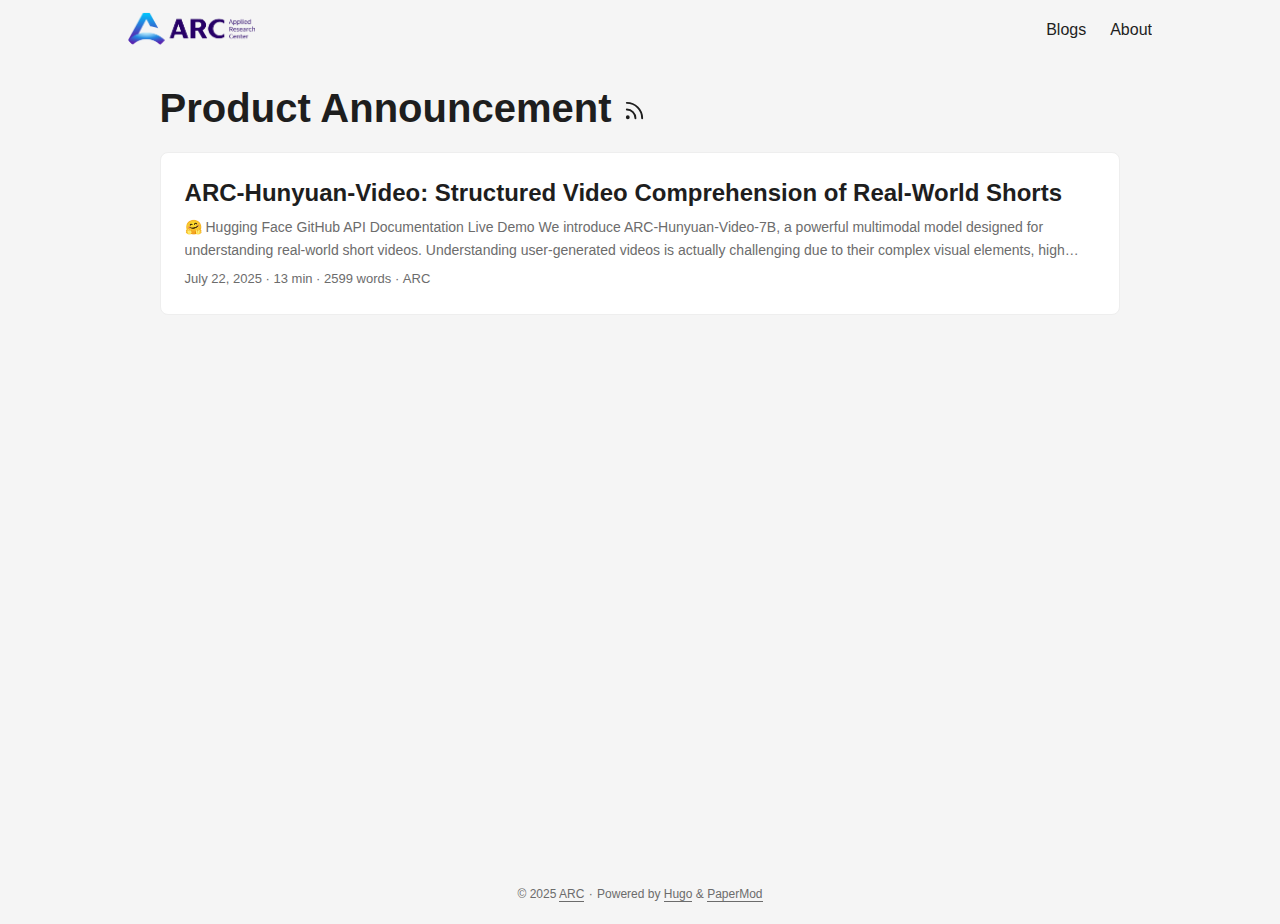
<file: categories/product-announcement/index.html>
<!DOCTYPE html>
<html lang="en" dir="auto">

<head><meta charset="utf-8">
<meta http-equiv="X-UA-Compatible" content="IE=edge">
<meta name="viewport" content="width=device-width, initial-scale=1, shrink-to-fit=no">
<meta name="robots" content="index, follow">
<title>Product Announcement | ARC</title>
<meta name="keywords" content="">
<meta name="description" content="Applied Research Center - Advanced AI Research">
<meta name="author" content="ARC">
<link rel="canonical" href="https://tencentarc.github.io/categories/product-announcement/">
<link crossorigin="anonymous" href="/assets/css/stylesheet.a2a1ad09a07da1d8c6ce3e6cf1f1a2110350e248d32ff5b3ba3f11d4eedd4078.css" integrity="sha256-oqGtCaB9odjGzj5s8fGiEQNQ4kjTL/Wzuj8R1O7dQHg=" rel="preload stylesheet" as="style">
<link rel="icon" href="https://tencentarc.github.io/images/arc_logo_1.png">
<link rel="icon" type="image/png" sizes="16x16" href="https://tencentarc.github.io/images/arc_logo_1.png">
<link rel="icon" type="image/png" sizes="32x32" href="https://tencentarc.github.io/images/arc_logo_1.png">
<link rel="apple-touch-icon" href="https://tencentarc.github.io/images/arc_logo_1.png">
<link rel="mask-icon" href="https://tencentarc.github.io/safari-pinned-tab.svg">
<meta name="theme-color" content="#2e2e33">
<meta name="msapplication-TileColor" content="#2e2e33">
<link rel="alternate" type="application/rss+xml" href="https://tencentarc.github.io/categories/product-announcement/index.xml">
<link rel="alternate" hreflang="en" href="https://tencentarc.github.io/categories/product-announcement/">
<noscript>
    <style>
        #theme-toggle,
        .top-link {
            display: none;
        }

    </style>
</noscript><link rel="stylesheet" href="/css/custom.css"> 
 <meta property="og:url" content="https://tencentarc.github.io/categories/product-announcement/">
  <meta property="og:site_name" content="ARC">
  <meta property="og:title" content="Product Announcement">
  <meta property="og:description" content="Applied Research Center - Advanced AI Research">
  <meta property="og:locale" content="en-us">
  <meta property="og:type" content="website">
<meta name="twitter:card" content="summary">
<meta name="twitter:title" content="Product Announcement">
<meta name="twitter:description" content="Applied Research Center - Advanced AI Research">

</head>

<body class="list" id="top">

<header class="header">
    <nav class="nav">
        <div class="logo">
            <a href="https://tencentarc.github.io/" accesskey="h" title="ARC (Alt + H)">
                <img src="/images/arc_logo_1.png" alt="ARC" height="32" style="vertical-align: middle;">
            </a>
            <div class="logo-switches">
                <ul class="lang-switch">
                </ul>
            </div>
        </div>
        <ul id="menu">
            <li>
                <a href="https://tencentarc.github.io/posts/" title="Blogs">
                    <span>Blogs</span>
                </a>
            </li>
            <li>
                <a href="https://tencentarc.github.io/about/" title="About">
                    <span>About</span>
                </a>
            </li>
        </ul>
    </nav>
</header> <main class="main"> 
<header class="page-header">
  <h1>
    Product Announcement
    <a href="/categories/product-announcement/index.xml" title="RSS" aria-label="RSS">
      <svg xmlns="http://www.w3.org/2000/svg" viewBox="0 0 24 24" fill="none" stroke="currentColor" stroke-width="2"
        stroke-linecap="round" stroke-linejoin="round" height="23">
        <path d="M4 11a9 9 0 0 1 9 9" />
        <path d="M4 4a16 16 0 0 1 16 16" />
        <circle cx="5" cy="19" r="1" />
      </svg>
    </a>
  </h1>
</header>

<article class="post-entry tag-entry"> 
  <header class="entry-header">
    <h2 class="entry-hint-parent">ARC-Hunyuan-Video: Structured Video Comprehension of Real-World Shorts
    </h2>
  </header>
  <div class="entry-content">
    <p> 🤗 Hugging Face GitHub API Documentation Live Demo We introduce ARC-Hunyuan-Video-7B, a powerful multimodal model designed for understanding real-world short videos. Understanding user-generated videos is actually challenging due to their complex visual elements, high information density in both visuals and audio, and fast pacing that focuses on emotional expression and viewpoint delivery. To address this challenge, ARC-Hunyuan-Video-7B processes visual, audio, and textual signals end-to-end for a deep, structured understanding of video through integrating and reasoning over multimodal cues.
...</p>
  </div>
  <footer class="entry-footer"><span title='2025-07-22 10:00:00 +0000 UTC'>July 22, 2025</span>&nbsp;·&nbsp;13 min&nbsp;·&nbsp;2599 words&nbsp;·&nbsp;ARC</footer>
  <a class="entry-link" aria-label="post link to ARC-Hunyuan-Video: Structured Video Comprehension of Real-World Shorts" href="https://tencentarc.github.io/posts/arc-video-announcement/"></a>
</article>
    </main>
    
<footer class="footer">
        <span>&copy; 2025 <a href="https://tencentarc.github.io/">ARC</a></span> · 

    <span>
        Powered by
        <a href="https://gohugo.io/" rel="noopener noreferrer" target="_blank">Hugo</a> &
        <a href="https://github.com/adityatelange/hugo-PaperMod/" rel="noopener" target="_blank">PaperMod</a>
    </span>
</footer>
<a href="#top" aria-label="go to top" title="Go to Top (Alt + G)" class="top-link" id="top-link" accesskey="g">
    <svg xmlns="http://www.w3.org/2000/svg" viewBox="0 0 12 6" fill="currentColor">
        <path d="M12 6H0l6-6z" />
    </svg>
</a>

<script>
    let menu = document.getElementById('menu')
    if (menu) {
        menu.scrollLeft = localStorage.getItem("menu-scroll-position");
        menu.onscroll = function () {
            localStorage.setItem("menu-scroll-position", menu.scrollLeft);
        }
    }

    document.querySelectorAll('a[href^="#"]').forEach(anchor => {
        anchor.addEventListener("click", function (e) {
            e.preventDefault();
            var id = this.getAttribute("href").substr(1);
            if (!window.matchMedia('(prefers-reduced-motion: reduce)').matches) {
                document.querySelector(`[id='${decodeURIComponent(id)}']`).scrollIntoView({
                    behavior: "smooth"
                });
            } else {
                document.querySelector(`[id='${decodeURIComponent(id)}']`).scrollIntoView();
            }
            if (id === "top") {
                history.replaceState(null, null, " ");
            } else {
                history.pushState(null, null, `#${id}`);
            }
        });
    });

</script>
<script>
    var mybutton = document.getElementById("top-link");
    window.onscroll = function () {
        if (document.body.scrollTop > 800 || document.documentElement.scrollTop > 800) {
            mybutton.style.visibility = "visible";
            mybutton.style.opacity = "1";
        } else {
            mybutton.style.visibility = "hidden";
            mybutton.style.opacity = "0";
        }
    };

</script>
</body>

</html>
</file>
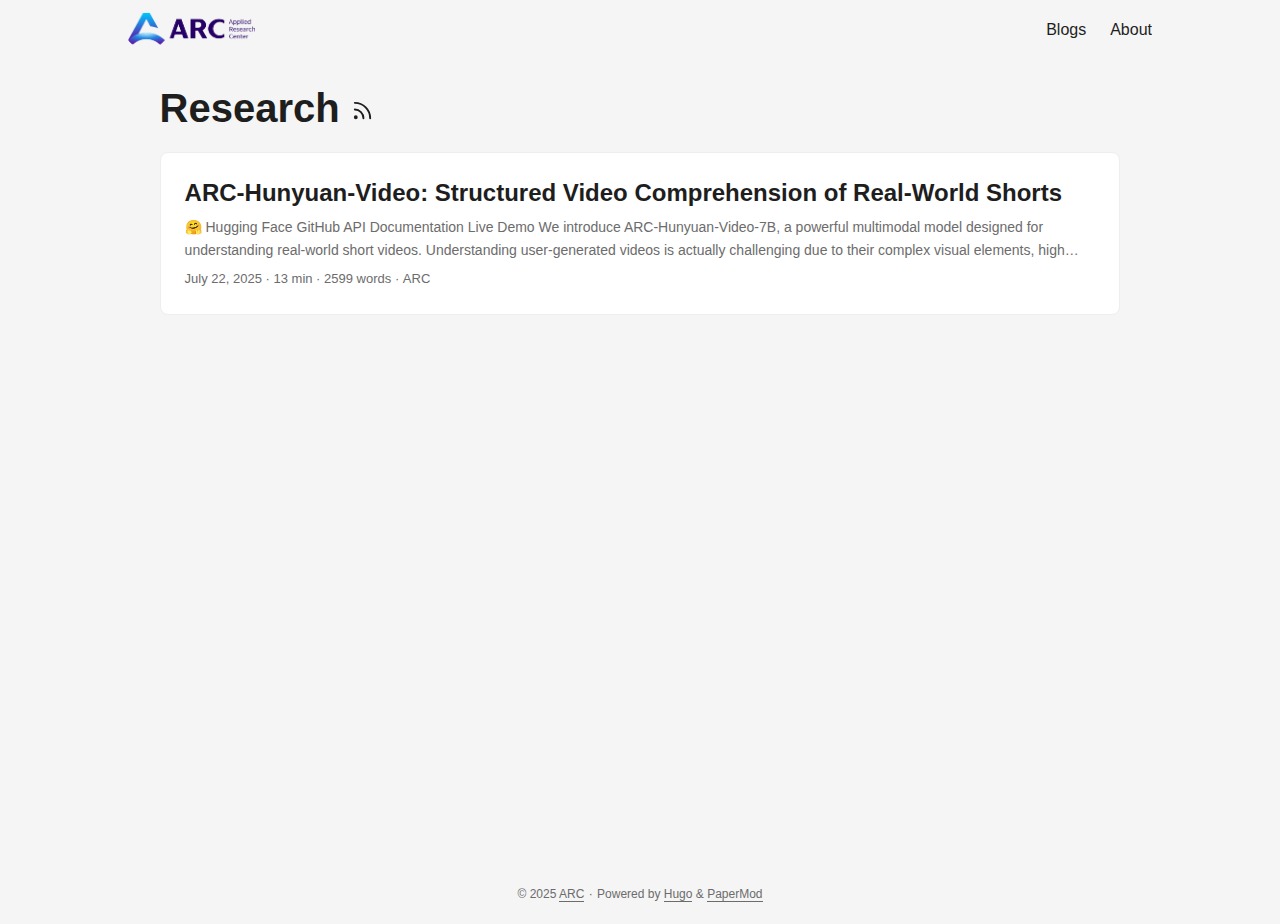
<file: categories/research/index.html>
<!DOCTYPE html>
<html lang="en" dir="auto">

<head><meta charset="utf-8">
<meta http-equiv="X-UA-Compatible" content="IE=edge">
<meta name="viewport" content="width=device-width, initial-scale=1, shrink-to-fit=no">
<meta name="robots" content="index, follow">
<title>Research | ARC</title>
<meta name="keywords" content="">
<meta name="description" content="Applied Research Center - Advanced AI Research">
<meta name="author" content="ARC">
<link rel="canonical" href="https://tencentarc.github.io/categories/research/">
<link crossorigin="anonymous" href="/assets/css/stylesheet.a2a1ad09a07da1d8c6ce3e6cf1f1a2110350e248d32ff5b3ba3f11d4eedd4078.css" integrity="sha256-oqGtCaB9odjGzj5s8fGiEQNQ4kjTL/Wzuj8R1O7dQHg=" rel="preload stylesheet" as="style">
<link rel="icon" href="https://tencentarc.github.io/images/arc_logo_1.png">
<link rel="icon" type="image/png" sizes="16x16" href="https://tencentarc.github.io/images/arc_logo_1.png">
<link rel="icon" type="image/png" sizes="32x32" href="https://tencentarc.github.io/images/arc_logo_1.png">
<link rel="apple-touch-icon" href="https://tencentarc.github.io/images/arc_logo_1.png">
<link rel="mask-icon" href="https://tencentarc.github.io/safari-pinned-tab.svg">
<meta name="theme-color" content="#2e2e33">
<meta name="msapplication-TileColor" content="#2e2e33">
<link rel="alternate" type="application/rss+xml" href="https://tencentarc.github.io/categories/research/index.xml">
<link rel="alternate" hreflang="en" href="https://tencentarc.github.io/categories/research/">
<noscript>
    <style>
        #theme-toggle,
        .top-link {
            display: none;
        }

    </style>
</noscript><link rel="stylesheet" href="/css/custom.css"> 
 <meta property="og:url" content="https://tencentarc.github.io/categories/research/">
  <meta property="og:site_name" content="ARC">
  <meta property="og:title" content="Research">
  <meta property="og:description" content="Applied Research Center - Advanced AI Research">
  <meta property="og:locale" content="en-us">
  <meta property="og:type" content="website">
<meta name="twitter:card" content="summary">
<meta name="twitter:title" content="Research">
<meta name="twitter:description" content="Applied Research Center - Advanced AI Research">

</head>

<body class="list" id="top">

<header class="header">
    <nav class="nav">
        <div class="logo">
            <a href="https://tencentarc.github.io/" accesskey="h" title="ARC (Alt + H)">
                <img src="/images/arc_logo_1.png" alt="ARC" height="32" style="vertical-align: middle;">
            </a>
            <div class="logo-switches">
                <ul class="lang-switch">
                </ul>
            </div>
        </div>
        <ul id="menu">
            <li>
                <a href="https://tencentarc.github.io/posts/" title="Blogs">
                    <span>Blogs</span>
                </a>
            </li>
            <li>
                <a href="https://tencentarc.github.io/about/" title="About">
                    <span>About</span>
                </a>
            </li>
        </ul>
    </nav>
</header> <main class="main"> 
<header class="page-header">
  <h1>
    Research
    <a href="/categories/research/index.xml" title="RSS" aria-label="RSS">
      <svg xmlns="http://www.w3.org/2000/svg" viewBox="0 0 24 24" fill="none" stroke="currentColor" stroke-width="2"
        stroke-linecap="round" stroke-linejoin="round" height="23">
        <path d="M4 11a9 9 0 0 1 9 9" />
        <path d="M4 4a16 16 0 0 1 16 16" />
        <circle cx="5" cy="19" r="1" />
      </svg>
    </a>
  </h1>
</header>

<article class="post-entry tag-entry"> 
  <header class="entry-header">
    <h2 class="entry-hint-parent">ARC-Hunyuan-Video: Structured Video Comprehension of Real-World Shorts
    </h2>
  </header>
  <div class="entry-content">
    <p> 🤗 Hugging Face GitHub API Documentation Live Demo We introduce ARC-Hunyuan-Video-7B, a powerful multimodal model designed for understanding real-world short videos. Understanding user-generated videos is actually challenging due to their complex visual elements, high information density in both visuals and audio, and fast pacing that focuses on emotional expression and viewpoint delivery. To address this challenge, ARC-Hunyuan-Video-7B processes visual, audio, and textual signals end-to-end for a deep, structured understanding of video through integrating and reasoning over multimodal cues.
...</p>
  </div>
  <footer class="entry-footer"><span title='2025-07-22 10:00:00 +0000 UTC'>July 22, 2025</span>&nbsp;·&nbsp;13 min&nbsp;·&nbsp;2599 words&nbsp;·&nbsp;ARC</footer>
  <a class="entry-link" aria-label="post link to ARC-Hunyuan-Video: Structured Video Comprehension of Real-World Shorts" href="https://tencentarc.github.io/posts/arc-video-announcement/"></a>
</article>
    </main>
    
<footer class="footer">
        <span>&copy; 2025 <a href="https://tencentarc.github.io/">ARC</a></span> · 

    <span>
        Powered by
        <a href="https://gohugo.io/" rel="noopener noreferrer" target="_blank">Hugo</a> &
        <a href="https://github.com/adityatelange/hugo-PaperMod/" rel="noopener" target="_blank">PaperMod</a>
    </span>
</footer>
<a href="#top" aria-label="go to top" title="Go to Top (Alt + G)" class="top-link" id="top-link" accesskey="g">
    <svg xmlns="http://www.w3.org/2000/svg" viewBox="0 0 12 6" fill="currentColor">
        <path d="M12 6H0l6-6z" />
    </svg>
</a>

<script>
    let menu = document.getElementById('menu')
    if (menu) {
        menu.scrollLeft = localStorage.getItem("menu-scroll-position");
        menu.onscroll = function () {
            localStorage.setItem("menu-scroll-position", menu.scrollLeft);
        }
    }

    document.querySelectorAll('a[href^="#"]').forEach(anchor => {
        anchor.addEventListener("click", function (e) {
            e.preventDefault();
            var id = this.getAttribute("href").substr(1);
            if (!window.matchMedia('(prefers-reduced-motion: reduce)').matches) {
                document.querySelector(`[id='${decodeURIComponent(id)}']`).scrollIntoView({
                    behavior: "smooth"
                });
            } else {
                document.querySelector(`[id='${decodeURIComponent(id)}']`).scrollIntoView();
            }
            if (id === "top") {
                history.replaceState(null, null, " ");
            } else {
                history.pushState(null, null, `#${id}`);
            }
        });
    });

</script>
<script>
    var mybutton = document.getElementById("top-link");
    window.onscroll = function () {
        if (document.body.scrollTop > 800 || document.documentElement.scrollTop > 800) {
            mybutton.style.visibility = "visible";
            mybutton.style.opacity = "1";
        } else {
            mybutton.style.visibility = "hidden";
            mybutton.style.opacity = "0";
        }
    };

</script>
</body>

</html>
</file>
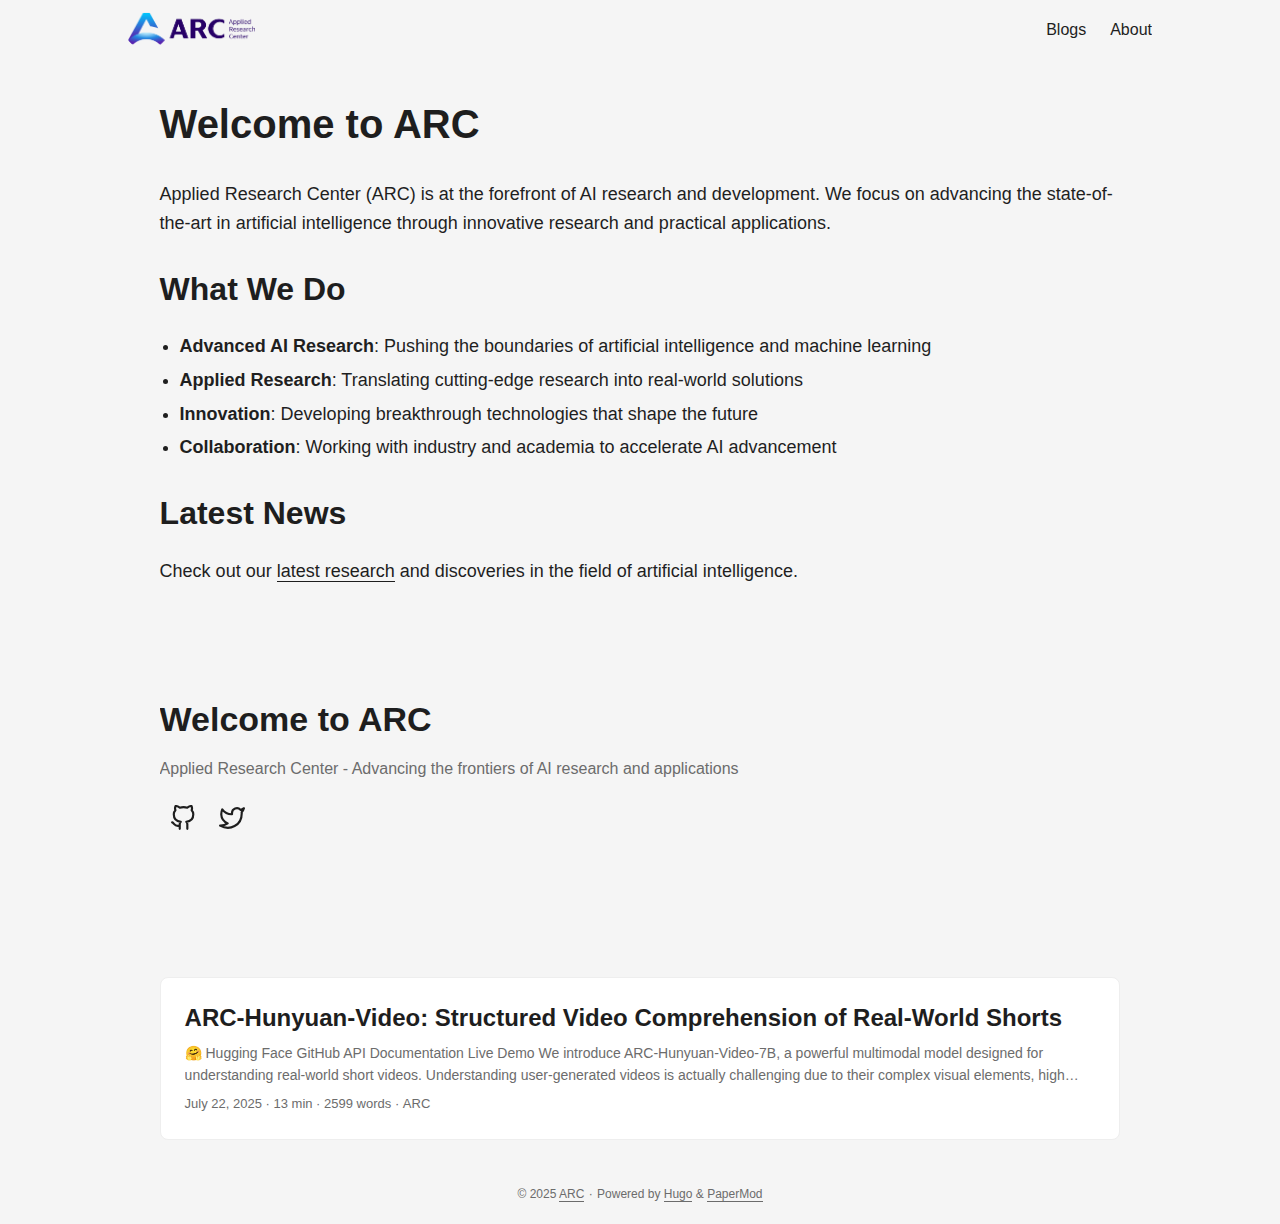
<file: page/1/index.html>
<!DOCTYPE html>
<html lang="en-us">
  <head>
    <title>https://tencentarc.github.io/</title>
    <link rel="canonical" href="https://tencentarc.github.io/">
    <meta name="robots" content="noindex">
    <meta charset="utf-8">
    <meta http-equiv="refresh" content="0; url=https://tencentarc.github.io/">
  </head>
</html>
</file>
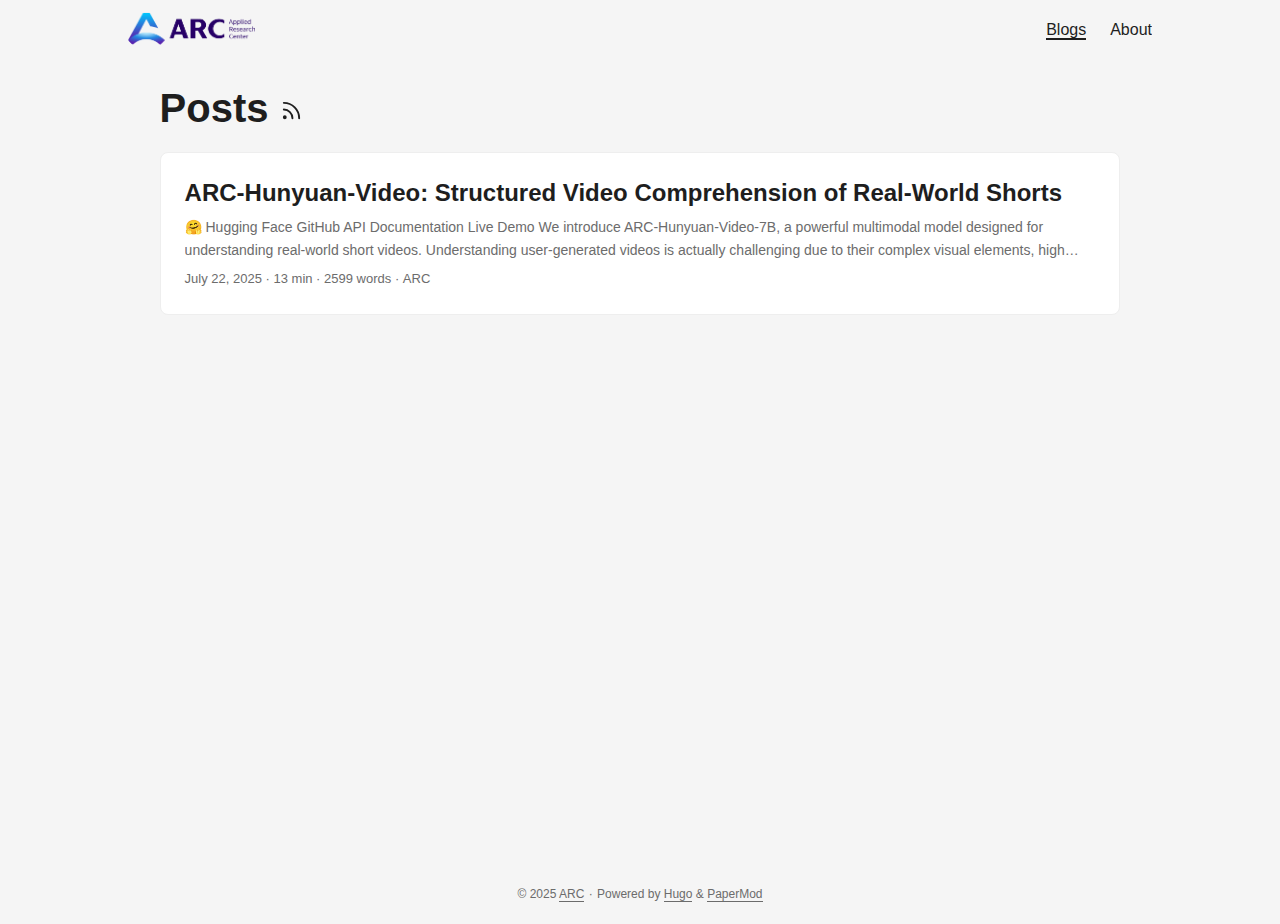
<file: posts/page/1/index.html>
<!DOCTYPE html>
<html lang="en-us">
  <head>
    <title>https://tencentarc.github.io/posts/</title>
    <link rel="canonical" href="https://tencentarc.github.io/posts/">
    <meta name="robots" content="noindex">
    <meta charset="utf-8">
    <meta http-equiv="refresh" content="0; url=https://tencentarc.github.io/posts/">
  </head>
</html>
</file>
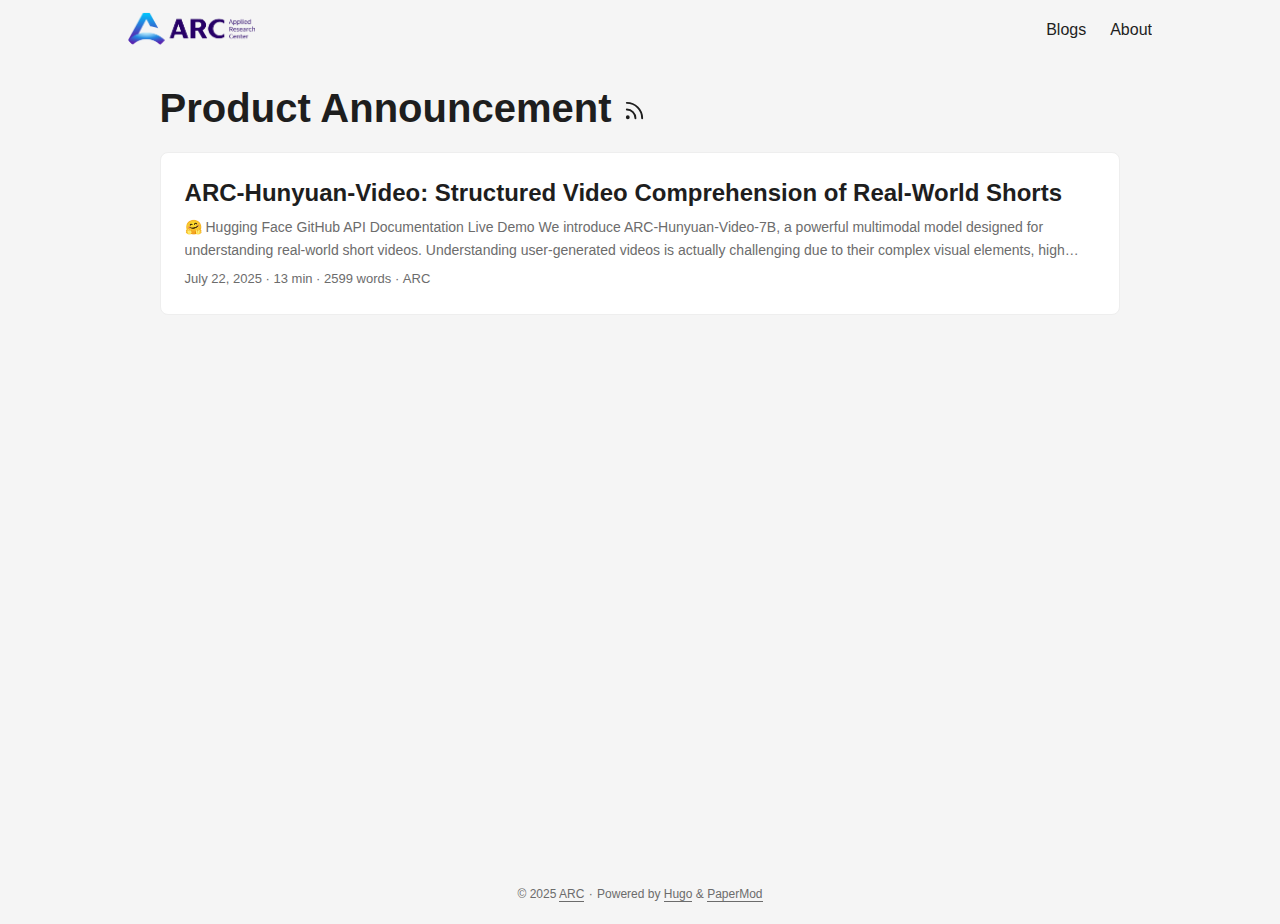
<file: categories/product-announcement/page/1/index.html>
<!DOCTYPE html>
<html lang="en-us">
  <head>
    <title>https://tencentarc.github.io/categories/product-announcement/</title>
    <link rel="canonical" href="https://tencentarc.github.io/categories/product-announcement/">
    <meta name="robots" content="noindex">
    <meta charset="utf-8">
    <meta http-equiv="refresh" content="0; url=https://tencentarc.github.io/categories/product-announcement/">
  </head>
</html>
</file>
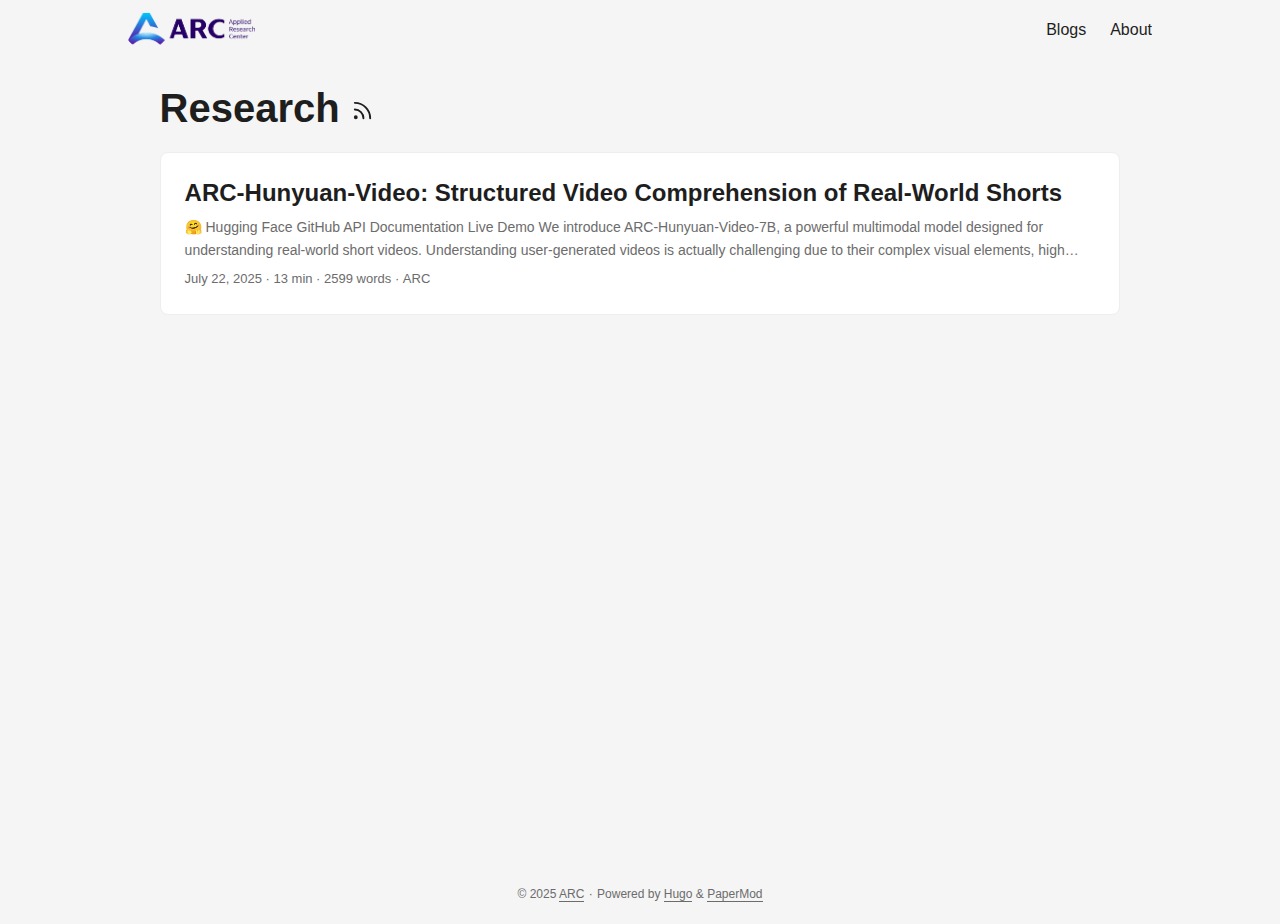
<file: categories/research/page/1/index.html>
<!DOCTYPE html>
<html lang="en-us">
  <head>
    <title>https://tencentarc.github.io/categories/research/</title>
    <link rel="canonical" href="https://tencentarc.github.io/categories/research/">
    <meta name="robots" content="noindex">
    <meta charset="utf-8">
    <meta http-equiv="refresh" content="0; url=https://tencentarc.github.io/categories/research/">
  </head>
</html>
</file>
<file: assets/css/stylesheet.a2a1ad09a07da1d8c6ce3e6cf1f1a2110350e248d32ff5b3ba3f11d4eedd4078.css>
/*
  PaperMod v8+
  License: MIT https://github.com/adityatelange/hugo-PaperMod/blob/master/LICENSE
  Copyright (c) 2020 nanxiaobei and adityatelange
  Copyright (c) 2021-2025 adityatelange
*/
:root{--gap:24px;--content-gap:20px;--nav-width:1024px;--main-width:720px;--header-height:60px;--footer-height:60px;--radius:8px;--theme:rgb(255, 255, 255);--entry:rgb(255, 255, 255);--primary:rgb(30, 30, 30);--secondary:rgb(108, 108, 108);--tertiary:rgb(214, 214, 214);--content:rgb(31, 31, 31);--code-block-bg:rgb(28, 29, 33);--code-bg:rgb(245, 245, 245);--border:rgb(238, 238, 238)}.dark{--theme:rgb(29, 30, 32);--entry:rgb(46, 46, 51);--primary:rgb(218, 218, 219);--secondary:rgb(155, 156, 157);--tertiary:rgb(65, 66, 68);--content:rgb(196, 196, 197);--code-block-bg:rgb(46, 46, 51);--code-bg:rgb(55, 56, 62);--border:rgb(51, 51, 51)}.list{background:var(--code-bg)}.dark.list{background:var(--theme)}*,::after,::before{box-sizing:border-box}html{-webkit-tap-highlight-color:transparent;overflow-y:scroll;-webkit-text-size-adjust:100%;text-size-adjust:100%}a,button,body,h1,h2,h3,h4,h5,h6{color:var(--primary)}body{font-family:-apple-system,BlinkMacSystemFont,segoe ui,Roboto,Oxygen,Ubuntu,Cantarell,open sans,helvetica neue,sans-serif;font-size:18px;line-height:1.6;word-break:break-word;background:var(--theme)}article,aside,figcaption,figure,footer,header,hgroup,main,nav,section,table{display:block}h1,h2,h3,h4,h5,h6{line-height:1.2}h1,h2,h3,h4,h5,h6,p{margin-top:0;margin-bottom:0}ul{padding:0}a{text-decoration:none}body,figure,ul{margin:0}table{width:100%;border-collapse:collapse;border-spacing:0;overflow-x:auto;word-break:keep-all}button,input,textarea{padding:0;font:inherit;background:0 0;border:0}input,textarea{outline:0}button,input[type=button],input[type=submit]{cursor:pointer}input:-webkit-autofill,textarea:-webkit-autofill{box-shadow:0 0 0 50px var(--theme)inset}img{display:block;max-width:100%}.not-found{position:absolute;left:0;right:0;display:flex;align-items:center;justify-content:center;height:80%;font-size:160px;font-weight:700}.archive-posts{width:100%;font-size:16px}.archive-year{margin-top:40px}.archive-year:not(:last-of-type){border-bottom:2px solid var(--border)}.archive-month{display:flex;align-items:flex-start;padding:10px 0}.archive-month-header{margin:25px 0;width:200px}.archive-month:not(:last-of-type){border-bottom:1px solid var(--border)}.archive-entry{position:relative;padding:5px;margin:10px 0}.archive-entry-title{margin:5px 0;font-weight:400}.archive-count,.archive-meta{color:var(--secondary);font-size:14px}.footer,.top-link{font-size:12px;color:var(--secondary)}.footer{max-width:calc(var(--main-width) + var(--gap) * 2);margin:auto;padding:calc((var(--footer-height) - var(--gap))/2)var(--gap);text-align:center;line-height:24px}.footer span{margin-inline-start:1px;margin-inline-end:1px}.footer span:last-child{white-space:nowrap}.footer a{color:inherit;border-bottom:1px solid var(--secondary)}.footer a:hover{border-bottom:1px solid var(--primary)}.top-link{visibility:hidden;position:fixed;bottom:60px;right:30px;z-index:99;background:var(--tertiary);width:42px;height:42px;padding:12px;border-radius:64px;transition:visibility .5s,opacity .8s linear}.top-link,.top-link svg{filter:drop-shadow(0 0 0 var(--theme))}.footer a:hover,.top-link:hover{color:var(--primary)}.top-link:focus,#theme-toggle:focus{outline:0}.nav{display:flex;flex-wrap:wrap;justify-content:space-between;max-width:calc(var(--nav-width) + var(--gap) * 2);margin-inline-start:auto;margin-inline-end:auto;line-height:var(--header-height)}.nav a{display:block}.logo,#menu{display:flex;margin:auto var(--gap)}.logo{flex-wrap:inherit}.logo a{font-size:24px;font-weight:700}.logo a img,.logo a svg{display:inline;vertical-align:middle;pointer-events:none;transform:translate(0,-10%);border-radius:6px;margin-inline-end:8px}button#theme-toggle{font-size:26px;margin:auto 4px}body.dark #moon{vertical-align:middle;display:none}body:not(.dark) #sun{display:none}#menu{list-style:none;word-break:keep-all;overflow-x:auto;white-space:nowrap}#menu li+li{margin-inline-start:var(--gap)}#menu a{font-size:16px}#menu .active{font-weight:500;border-bottom:2px solid}.lang-switch li,.lang-switch ul,.logo-switches{display:inline-flex;margin:auto 4px}.lang-switch{display:flex;flex-wrap:inherit}.lang-switch a{margin:auto 3px;font-size:16px;font-weight:500}.logo-switches{flex-wrap:inherit}.main{position:relative;min-height:calc(100vh - var(--header-height) - var(--footer-height));max-width:calc(var(--main-width) + var(--gap) * 2);margin:auto;padding:var(--gap)}.page-header h1{font-size:40px}.pagination{display:flex}.pagination a{color:var(--theme);font-size:13px;line-height:36px;background:var(--primary);border-radius:calc(36px/2);padding:0 16px}.pagination .next{margin-inline-start:auto}.social-icons a{display:inline-flex;padding:10px}.social-icons a svg{height:26px;width:26px}code{direction:ltr}div.highlight,pre{position:relative}.copy-code{display:none;position:absolute;top:4px;right:4px;color:rgba(255,255,255,.8);background:rgba(78,78,78,.8);border-radius:var(--radius);padding:0 5px;font-size:14px;user-select:none}div.highlight:hover .copy-code,pre:hover .copy-code{display:block}.first-entry{position:relative;display:flex;flex-direction:column;justify-content:center;min-height:320px;margin:var(--gap)0 calc(var(--gap) * 2)}.first-entry .entry-header{overflow:hidden;display:-webkit-box;-webkit-box-orient:vertical;-webkit-line-clamp:3}.first-entry .entry-header h1{font-size:34px;line-height:1.3}.first-entry .entry-content{margin:14px 0;font-size:16px;-webkit-line-clamp:3}.first-entry .entry-footer{font-size:14px}.home-info .entry-content{-webkit-line-clamp:unset}.post-entry{position:relative;margin-bottom:var(--gap);padding:var(--gap);background:var(--entry);border-radius:var(--radius);transition:transform .1s;border:1px solid var(--border)}.post-entry:active{transform:scale(.96)}.tag-entry .entry-cover{display:none}.entry-header h2{font-size:24px;line-height:1.3}.entry-content{margin:8px 0;color:var(--secondary);font-size:14px;line-height:1.6;overflow:hidden;display:-webkit-box;-webkit-box-orient:vertical;-webkit-line-clamp:2}.entry-footer{color:var(--secondary);font-size:13px}.entry-link{position:absolute;left:0;right:0;top:0;bottom:0}.entry-hint{color:var(--secondary)}.entry-hint-parent{display:flex;justify-content:space-between}.entry-cover{font-size:14px;margin-bottom:var(--gap);text-align:center}.entry-cover img{border-radius:var(--radius);width:100%;height:auto}.entry-cover a{color:var(--secondary);box-shadow:0 1px 0 var(--primary)}.page-header,.post-header{margin:24px auto var(--content-gap)}.post-title{margin-bottom:2px;font-size:40px}.post-description{margin-top:10px;margin-bottom:5px}.post-meta,.breadcrumbs{color:var(--secondary);font-size:14px;display:flex;flex-wrap:wrap;align-items:center}.post-meta .i18n_list li{display:inline-flex;list-style:none;margin:auto 3px;box-shadow:0 1px 0 var(--secondary)}.breadcrumbs a{font-size:16px}.post-content{color:var(--content)}.post-content h3,.post-content h4,.post-content h5,.post-content h6{margin:24px 0 16px}.post-content h1{margin:40px auto 32px;font-size:40px}.post-content h2{margin:32px auto 24px;font-size:32px}.post-content h3{font-size:24px}.post-content h4{font-size:16px}.post-content h5{font-size:14px}.post-content h6{font-size:12px}.post-content a,.toc a:hover{box-shadow:0 1px;box-decoration-break:clone;-webkit-box-decoration-break:clone}.post-content a code{margin:auto 0;border-radius:0;box-shadow:0 -1px 0 var(--primary)inset}.post-content del{text-decoration:line-through}.post-content dl,.post-content ol,.post-content p,.post-content figure,.post-content ul{margin-bottom:var(--content-gap)}.post-content ol,.post-content ul{padding-inline-start:20px}.post-content li{margin-top:5px}.post-content li p{margin-bottom:0}.post-content dl{display:flex;flex-wrap:wrap;margin:0}.post-content dt{width:25%;font-weight:700}.post-content dd{width:75%;margin-inline-start:0;padding-inline-start:10px}.post-content dd~dd,.post-content dt~dt{margin-top:10px}.post-content table{margin-bottom:var(--content-gap)}.post-content table th,.post-content table:not(.highlighttable,.highlight table,.gist .highlight) td{min-width:80px;padding:8px 5px;line-height:1.5;border-bottom:1px solid var(--border)}.post-content table th{text-align:start}.post-content table:not(.highlighttable) td code:only-child{margin:auto 0}.post-content .highlight table{border-radius:var(--radius)}.post-content .highlight:not(table){margin:10px auto;background:var(--code-block-bg) !important;border-radius:var(--radius);direction:ltr}.post-content li>.highlight{margin-inline-end:0}.post-content ul pre{margin-inline-start:calc(var(--gap) * -2)}.post-content .highlight pre{margin:0}.post-content .highlighttable{table-layout:fixed}.post-content .highlighttable td:first-child{width:40px}.post-content .highlighttable td .linenodiv{padding-inline-end:0 !important}.post-content .highlighttable td .highlight,.post-content .highlighttable td .linenodiv pre{margin-bottom:0}.post-content code{margin:auto 4px;padding:4px 6px;font-size:.78em;line-height:1.5;background:var(--code-bg);border-radius:2px}.post-content pre code{display:grid;margin:auto 0;padding:10px;color:#d5d5d6;background:var(--code-block-bg) !important;border-radius:var(--radius);overflow-x:auto;word-break:break-all}.post-content blockquote{margin:20px 0;padding:0 14px;border-inline-start:3px solid var(--primary)}.post-content hr{margin:30px 0;height:2px;background:var(--tertiary);border:0}.post-content iframe{max-width:100%}.post-content img{border-radius:4px;margin:1rem 0}.post-content img[src*="#center"]{margin:1rem auto}.post-content figure.align-center{text-align:center}.post-content figure>figcaption{color:var(--primary);font-size:16px;font-weight:700;margin:8px 0 16px}.post-content figure>figcaption>p{color:var(--secondary);font-size:14px;font-weight:400}.toc{margin:0 2px 40px;border:1px solid var(--border);background:var(--code-bg);border-radius:var(--radius);padding:.4em}.dark .toc{background:var(--entry)}.toc details summary{cursor:zoom-in;margin-inline-start:10px;user-select:none}.toc details[open] summary{cursor:zoom-out}.toc .details{display:inline;font-weight:500}.toc .inner{margin:5px 20px 0;padding:0 10px;opacity:.9}.toc li ul{margin-inline-start:var(--gap)}.toc summary:focus{outline:0}.post-footer{margin-top:56px}.post-footer>*{margin-bottom:10px}.post-tags{display:flex;flex-wrap:wrap;gap:10px}.post-tags li{display:inline-block}.post-tags a,.share-buttons,.paginav{border-radius:var(--radius);background:var(--code-bg);border:1px solid var(--border)}.post-tags a{display:block;padding:0 14px;color:var(--secondary);font-size:14px;line-height:34px;background:var(--code-bg)}.post-tags a:hover,.paginav a:hover{background:var(--border)}.share-buttons{padding:10px;display:flex;justify-content:center;overflow-x:auto;gap:10px}.share-buttons li,.share-buttons a{display:inline-flex}.share-buttons a:not(:last-of-type){margin-inline-end:12px}h1:hover .anchor,h2:hover .anchor,h3:hover .anchor,h4:hover .anchor,h5:hover .anchor,h6:hover .anchor{display:inline-flex;color:var(--secondary);margin-inline-start:8px;font-weight:500;user-select:none}.paginav{display:flex;line-height:30px}.paginav a{padding-inline-start:14px;padding-inline-end:14px;border-radius:var(--radius)}.paginav .title{letter-spacing:1px;text-transform:uppercase;font-size:small;color:var(--secondary)}.paginav .prev,.paginav .next{width:50%}.paginav span:hover:not(.title){box-shadow:0 1px}.paginav .next{margin-inline-start:auto;text-align:right}[dir=rtl] .paginav .next{text-align:left}h1>a>svg{display:inline}img.in-text{display:inline;margin:auto}.buttons,.main .profile{display:flex;justify-content:center}.main .profile{align-items:center;min-height:calc(100vh - var(--header-height) - var(--footer-height) - (var(--gap) * 2));text-align:center}.profile .profile_inner{display:flex;flex-direction:column;align-items:center;gap:10px}.profile img{border-radius:50%}.buttons{flex-wrap:wrap;max-width:400px}.button{background:var(--tertiary);border-radius:var(--radius);margin:8px;padding:6px;transition:transform .1s}.button-inner{padding:0 8px}.button:active{transform:scale(.96)}#searchbox input{padding:4px 10px;width:100%;color:var(--primary);font-weight:700;border:2px solid var(--tertiary);border-radius:var(--radius)}#searchbox input:focus{border-color:var(--secondary)}#searchResults li{list-style:none;border-radius:var(--radius);padding:10px;margin:10px 0;position:relative;font-weight:500}#searchResults{margin:10px 0;width:100%}#searchResults li:active{transition:transform .1s;transform:scale(.98)}#searchResults a{position:absolute;width:100%;height:100%;top:0;left:0;outline:none}#searchResults .focus{transform:scale(.98);border:2px solid var(--tertiary)}.terms-tags li{display:inline-block;margin:10px;font-weight:500}.terms-tags a{display:block;padding:3px 10px;background:var(--tertiary);border-radius:6px;transition:transform .1s}.terms-tags a:active{background:var(--tertiary);transform:scale(.96)}.bg{color:#cad3f5;background-color:#24273a}.chroma{color:#cad3f5;background-color:#24273a}.chroma .x{}.chroma .err{color:#ed8796}.chroma .cl{}.chroma .lnlinks{outline:none;text-decoration:none;color:inherit}.chroma .lntd{vertical-align:top;padding:0;margin:0;border:0}.chroma .lntable{border-spacing:0;padding:0;margin:0;border:0}.chroma .hl{background-color:#474733}.chroma .lnt{white-space:pre;-webkit-user-select:none;user-select:none;margin-right:.4em;padding:0 .4em;color:#8087a2}.chroma .ln{white-space:pre;-webkit-user-select:none;user-select:none;margin-right:.4em;padding:0 .4em;color:#8087a2}.chroma .line{display:flex}.chroma .k{color:#c6a0f6}.chroma .kc{color:#f5a97f}.chroma .kd{color:#ed8796}.chroma .kn{color:#8bd5ca}.chroma .kp{color:#c6a0f6}.chroma .kr{color:#c6a0f6}.chroma .kt{color:#ed8796}.chroma .n{}.chroma .na{color:#8aadf4}.chroma .nb{color:#91d7e3}.chroma .bp{color:#91d7e3}.chroma .nc{color:#eed49f}.chroma .no{color:#eed49f}.chroma .nd{color:#8aadf4;font-weight:700}.chroma .ni{color:#8bd5ca}.chroma .ne{color:#f5a97f}.chroma .nf{color:#8aadf4}.chroma .fm{color:#8aadf4}.chroma .nl{color:#91d7e3}.chroma .nn{color:#f5a97f}.chroma .nx{}.chroma .py{color:#f5a97f}.chroma .nt{color:#c6a0f6}.chroma .nv{color:#f4dbd6}.chroma .vc{color:#f4dbd6}.chroma .vg{color:#f4dbd6}.chroma .vi{color:#f4dbd6}.chroma .vm{color:#f4dbd6}.chroma .l{}.chroma .ld{}.chroma .s{color:#a6da95}.chroma .sa{color:#ed8796}.chroma .sb{color:#a6da95}.chroma .sc{color:#a6da95}.chroma .dl{color:#8aadf4}.chroma .sd{color:#6e738d}.chroma .s2{color:#a6da95}.chroma .se{color:#8aadf4}.chroma .sh{color:#6e738d}.chroma .si{color:#a6da95}.chroma .sx{color:#a6da95}.chroma .sr{color:#8bd5ca}.chroma .s1{color:#a6da95}.chroma .ss{color:#a6da95}.chroma .m{color:#f5a97f}.chroma .mb{color:#f5a97f}.chroma .mf{color:#f5a97f}.chroma .mh{color:#f5a97f}.chroma .mi{color:#f5a97f}.chroma .il{color:#f5a97f}.chroma .mo{color:#f5a97f}.chroma .o{color:#91d7e3;font-weight:700}.chroma .ow{color:#91d7e3;font-weight:700}.chroma .p{}.chroma .c{color:#6e738d;font-style:italic}.chroma .ch{color:#6e738d;font-style:italic}.chroma .cm{color:#6e738d;font-style:italic}.chroma .c1{color:#6e738d;font-style:italic}.chroma .cs{color:#6e738d;font-style:italic}.chroma .cp{color:#6e738d;font-style:italic}.chroma .cpf{color:#6e738d;font-weight:700;font-style:italic}.chroma .g{}.chroma .gd{color:#ed8796;background-color:#363a4f}.chroma .ge{font-style:italic}.chroma .gr{color:#ed8796}.chroma .gh{color:#f5a97f;font-weight:700}.chroma .gi{color:#a6da95;background-color:#363a4f}.chroma .go{}.chroma .gp{}.chroma .gs{font-weight:700}.chroma .gu{color:#f5a97f;font-weight:700}.chroma .gt{color:#ed8796}.chroma .gl{text-decoration:underline}.chroma .w{}.chroma{background-color:unset !important}.chroma .hl{display:flex}.chroma .lnt{padding:0 0 0 12px}.highlight pre.chroma code{padding:8px 0}.highlight pre.chroma .line .cl,.chroma .ln{padding:0 10px}.chroma .lntd:last-of-type{width:100%}::-webkit-scrollbar-track{background:0 0}.list:not(.dark)::-webkit-scrollbar-track{background:var(--code-bg)}::-webkit-scrollbar-thumb{background:var(--tertiary);border:5px solid var(--theme);border-radius:var(--radius)}.list:not(.dark)::-webkit-scrollbar-thumb{border:5px solid var(--code-bg)}::-webkit-scrollbar-thumb:hover{background:var(--secondary)}::-webkit-scrollbar:not(.highlighttable,.highlight table,.gist .highlight){background:var(--theme)}.post-content .highlighttable td .highlight pre code::-webkit-scrollbar{display:none}.post-content :not(table) ::-webkit-scrollbar-thumb{border:2px solid var(--code-block-bg);background:#717175}.post-content :not(table) ::-webkit-scrollbar-thumb:hover{background:#a3a3a5}.gist table::-webkit-scrollbar-thumb{border:2px solid #fff;background:#adadad}.gist table::-webkit-scrollbar-thumb:hover{background:#707070}.post-content table::-webkit-scrollbar-thumb{border-width:2px}@media screen and (min-width:768px){::-webkit-scrollbar{width:19px;height:11px}}@media screen and (max-width:768px){:root{--gap:14px}.profile img{transform:scale(.85)}.first-entry{min-height:260px}.archive-month{flex-direction:column}.archive-year{margin-top:20px}.footer{padding:calc((var(--footer-height) - var(--gap) - 10px)/2)var(--gap)}}@media screen and (max-width:900px){.list .top-link{transform:translateY(-5rem)}}@media screen and (max-width:340px){.share-buttons{justify-content:unset}}@media(prefers-reduced-motion){.terms-tags a:active,.button:active,.post-entry:active,.top-link,#searchResults .focus,#searchResults li:active{transform:none}}.main{max-width:1200px !important;width:90% !important}.post-content{max-width:none !important;width:100% !important}.content{max-width:1200px !important;width:90% !important}.post-single{max-width:1200px !important;width:90% !important}.main,.content,.post-single{margin:0 auto !important;padding:0 20px !important}.post-single .post-content p,.post-single .post-content ul,.post-single .post-content ol,.post-single .post-content blockquote,.post-single .post-content pre{max-width:none !important}@media(max-width:768px){.main,.content,.post-single{width:95% !important;padding:0 15px !important}}.video-carousel{position:relative;margin:1.5rem 0;background:var(--content);border-radius:8px;box-shadow:0 2px 8px rgba(0,0,0,.1);overflow:hidden}.carousel-container{position:relative;width:100%;height:auto}.carousel-slide{display:none;width:100%;animation:fadeIn .5s ease-in-out}.carousel-slide.active{display:block}.video-carousel{min-height:200px}.carousel-slide{min-height:150px}@keyframes fadeIn{from{opacity:0}to{opacity:1}}.carousel-slide .video-container{position:relative;width:100%;height:540px;margin:0;background:#000;display:flex;align-items:center;justify-content:center}.carousel-slide video{width:100%;max-width:100%;height:540px;display:block;background:#000;object-fit:contain;object-position:center}.video-caption{padding:1.25rem 1.5rem 1rem;background:rgba(0,0,0,.85);color:#b7e7fb;font-style:italic;line-height:1.6;font-size:.8rem;max-height:360px;overflow-y:auto;scrollbar-color:#4682B4 rgba(0,0,0,.3);scroll-behavior:smooth;box-sizing:border-box}.video-caption p{margin:0 0 .5rem}.video-caption p:first-child{margin-top:.25rem}.video-caption p:last-child{margin-bottom:.25rem}.video-caption strong{color:#fff;font-weight:600}.video-caption em{color:#b0e0e6}.video-caption::-webkit-scrollbar{width:6px}.video-caption::-webkit-scrollbar-track{background:rgba(0,0,0,.3);border-radius:3px}.video-caption::-webkit-scrollbar-thumb{background:#4682b4;border-radius:3px}.video-caption::-webkit-scrollbar-thumb:hover{background:#5a9fd4}.carousel-nav{position:absolute;top:270px;transform:translateY(-50%);width:95.2%;display:flex;justify-content:space-between;pointer-events:none;z-index:10}.carousel-btn{background:rgba(0,0,0,5%);color:#fff;border:none;padding:15px 20px;font-size:36px;cursor:pointer;border-radius:50%;transition:all .3s ease;pointer-events:all;user-select:none;width:70px;height:70px;display:flex;align-items:center;justify-content:center}.carousel-btn:hover{background:rgba(0,0,0,.9);transform:scale(1.1)}.carousel-btn:active{transform:scale(.95)}.carousel-dots{text-align:center;padding:1rem;background:var(--content)}.dot{cursor:pointer;height:12px;width:12px;margin:0 5px;background-color:var(--secondary);border-radius:50%;display:inline-block;transition:background-color .3s ease,transform .3s ease}.dot:hover{background-color:var(--primary);transform:scale(1.2)}.dot.active{background-color:var(--primary)}@media(max-width:768px){.carousel-btn{width:60px;height:60px;font-size:30px;padding:12px 15px}.carousel-nav{top:202px;padding:0 15px}.video-caption{padding:1rem 1rem .75rem;font-size:.9rem;max-height:360px}.carousel-slide .video-container{height:405px}.carousel-slide video{height:405px}}@media(max-width:480px){.carousel-btn{width:50px;height:50px;font-size:24px;padding:10px 12px}.carousel-nav{top:169px;padding:0 0}.video-caption{padding:.75rem .75rem .5rem;font-size:.85rem;max-height:360px}.carousel-slide .video-container{height:337px}.carousel-slide video{height:337px}}
</file>
<file: css/custom.css>
/* Custom CSS to make blog content wider */

/* Increase main content width for all page types */
.main {
    max-width: 1200px !important;
    width: 90% !important;
}

/* Increase post content width */
.post-content {
    max-width: none !important;
    width: 100% !important;
}

/* Increase general content container width */
.content {
    max-width: 1200px !important;
    width: 90% !important;
}

/* Override any specific post single page width constraints */
.post-single {
    max-width: 1200px !important;
    width: 90% !important;
}

/* Apply consistent width to list pages (blogs listing) */
.list {
    max-width: 1200px !important;
    width: 90% !important;
}

/* Apply to post entries on list pages */
.post-entry {
    max-width: none !important;
    width: 100% !important;
}

/* Apply to archive pages and term pages */
.archive,
.terms {
    max-width: 1200px !important;
    width: 90% !important;
}

/* Ensure proper margin centering for wider content */
.main,
.content,
.post-single,
.list,
.archive,
.terms {
    margin: 0 auto !important;
    padding: 0 20px !important;
}

/* Make sure text content uses the full available width */
.post-single .post-content p,
.post-single .post-content ul,
.post-single .post-content ol,
.post-single .post-content blockquote,
.post-single .post-content pre {
    max-width: none !important;
}

/* Responsive adjustments */
@media (max-width: 768px) {

    .main,
    .content,
    .post-single,
    .list,
    .archive,
    .terms {
        width: 95% !important;
        padding: 0 15px !important;
    }
}

/* Make post titles larger */
.post-title {
    font-size: 3rem !important;
    line-height: 1.2 !important;
    margin-bottom: 1rem !important;
}

/* Video carousel styling */
.video-carousel {
    background-color: white !important;
    padding: 20px !important;
    border-radius: 8px !important;
    margin: 20px 0 !important;
}

.video-carousel .video-caption {
    background-color: white !important;
    padding: 15px !important;
    margin-top: 10px !important;
}

.video-carousel .video-caption p {
    color: #333 !important;
    margin: 0 !important;
    font-style: normal !important;
    /*  <-- 添加这一行来取消斜体 */
}

.video-carousel .video-caption {
    font-style: normal !important;
}

/* PDF container styling */
.pdf-container {
    background-color: white !important;
    padding: 20px !important;
    border-radius: 8px !important;
    box-shadow: 0 2px 4px rgba(0, 0, 0, 0.1) !important;
}

.pdf-container object {
    border: 1px solid #ddd !important;
    border-radius: 4px !important;
}

/* Custom button styling */
.button-container {
    display: flex !important;
    flex-wrap: wrap !important;
    gap: 15px !important;
    margin: 30px 0 !important;
    justify-content: flex-start !important;
    align-items: center !important;
    width: 100% !important;
}

.custom-button {
    display: inline-flex !important;
    align-items: center !important;
    padding: 12px 24px !important;
    background-color: #ffffff !important;
    color: #333333 !important;
    border: 1px solid #dddddd !important;
    border-radius: 8px !important;
    text-decoration: none !important;
    font-weight: 500 !important;
    transition: all 0.3s ease !important;
    box-shadow: 0 2px 4px rgba(0, 0, 0, 0.05) !important;
    font-size: 16px !important;
    line-height: 1.5 !important;
    white-space: nowrap !important;
}

.custom-button:hover {
    background-color: #f5f5f5 !important;
    border-color: #cccccc !important;
    box-shadow: 0 4px 8px rgba(0, 0, 0, 0.1) !important;
    transform: translateY(-1px) !important;
}

.button-icon {
    width: 20px !important;
    height: 20px !important;
    margin-right: 8px !important;
    vertical-align: middle !important;
}
</file>
